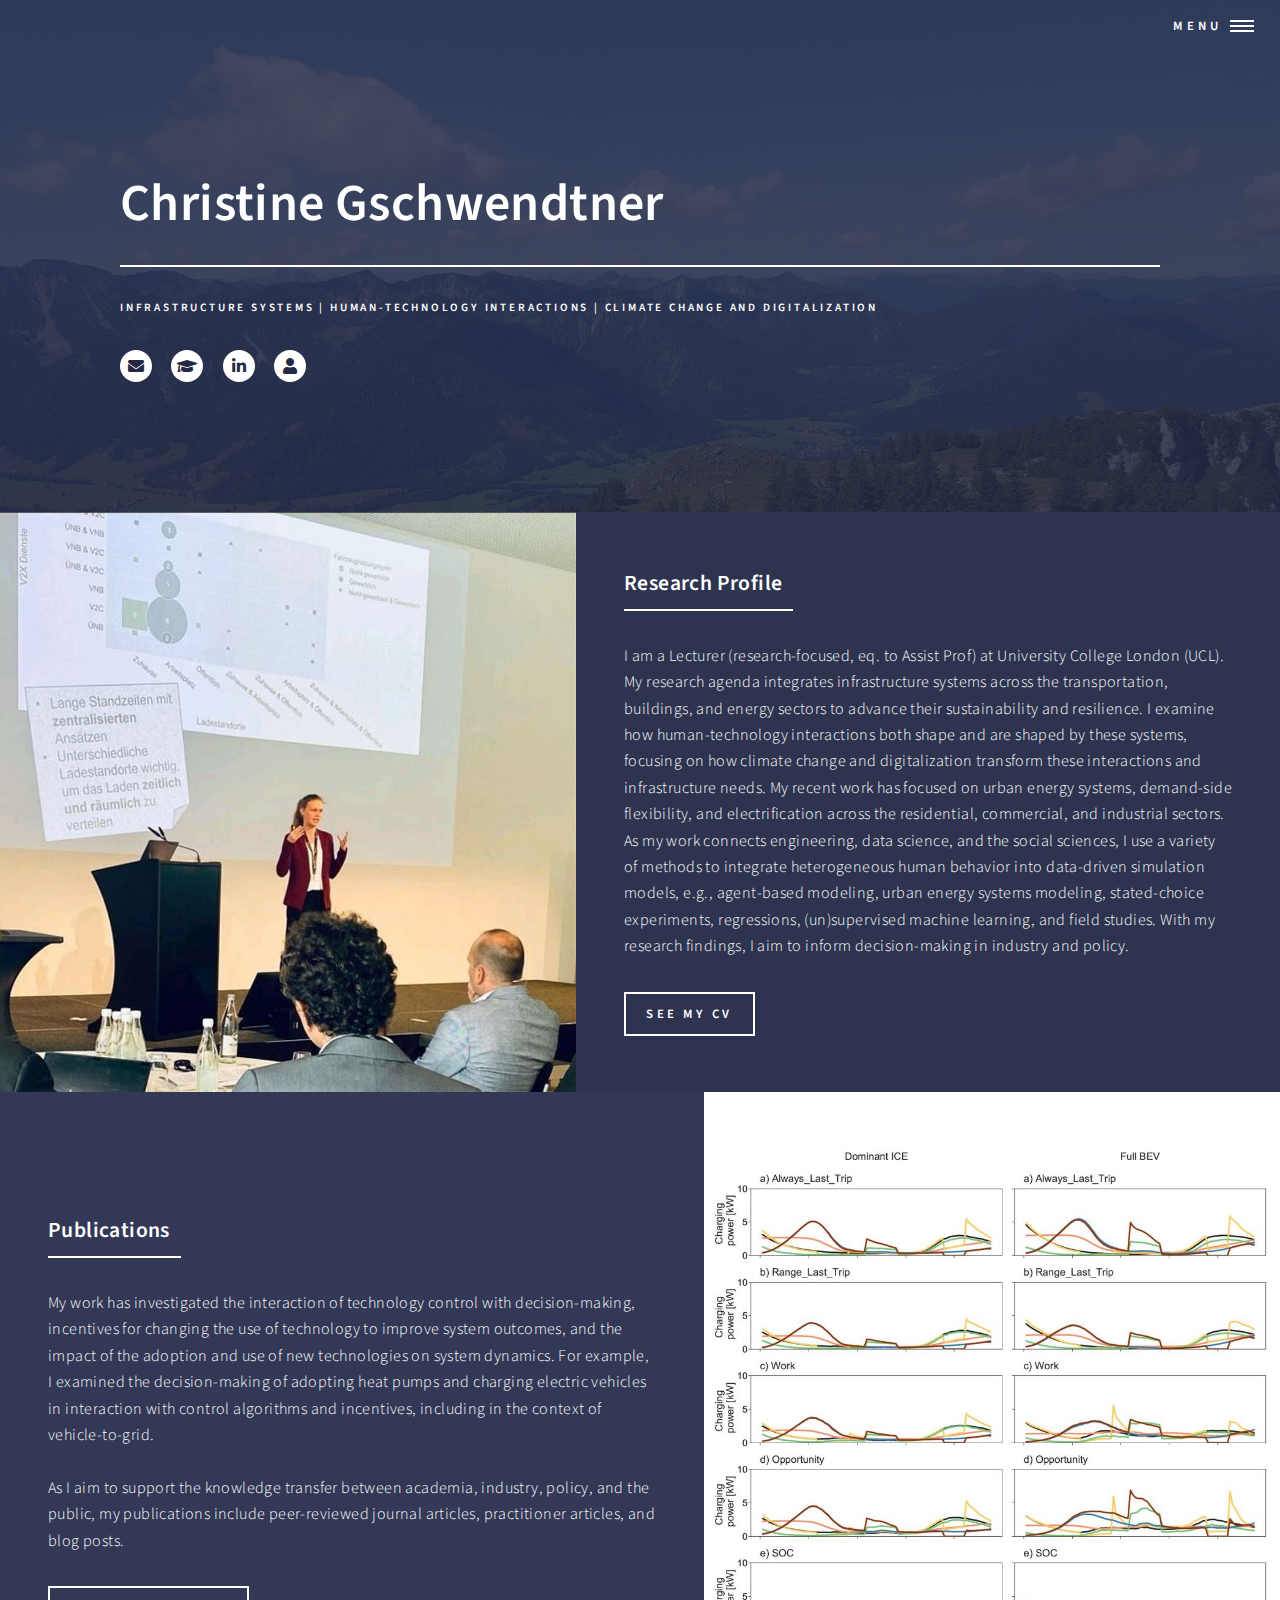
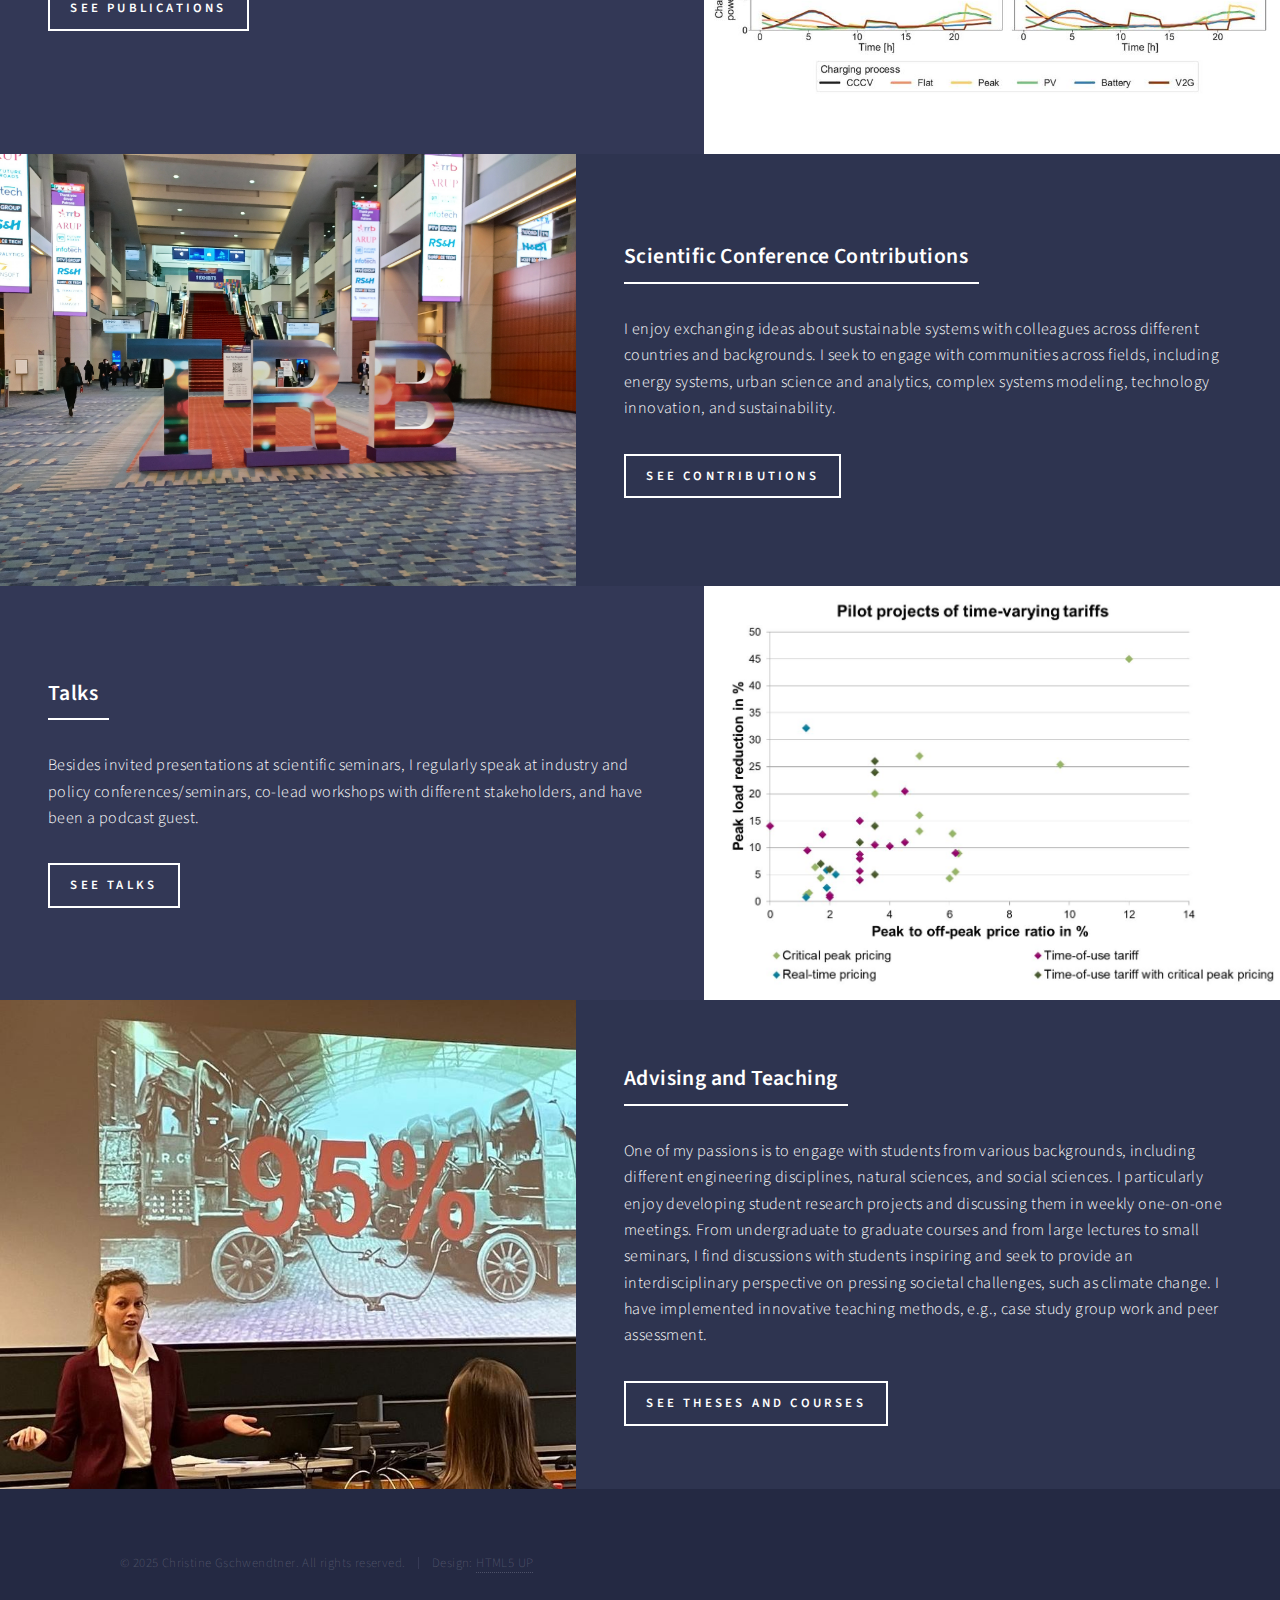
<file: index.html>
<!DOCTYPE HTML>
<!--
	Forty by HTML5 UP
	html5up.net | @ajlkn
	Free for personal and commercial use under the CCA 3.0 license (html5up.net/license)
-->
<html>
	<head>
		<meta charset="utf-8" />
		<meta name="viewport" content="width=device-width, initial-scale=1, user-scalable=no" />
		<link rel="stylesheet" href="assets/css/main.css" />
		<noscript><link rel="stylesheet" href="assets/css/noscript.css" /></noscript>
	</head>
	<body class="is-preload">

		<!-- Wrapper -->
			<div id="wrapper">

				<!-- Header -->
				<!-- Note: The "styleN" class below should match that of the banner element. -->
					<header id="header" class="alt style">
						<a href="index.html" </a>						
						<nav>
							<a href="#menu">Menu</a>
						</nav>
					</header>

				<!-- Menu -->
					<nav id="menu">
						<ul class="links">
							<li><a href="index.html">Home</a></li>
							<li><a href="AboutMe.html">CV</a></li>
							<li><a href="Pubs.html">Publications</a></li>
							<li><a href="Conf.html">Conference Contributions</a></li>
							<li><a href="Talks.html">Talks</a></li>
							<li><a href="Teaching.html">Supervision and Teaching</a></li>
						</ul>
					</nav>

				<!-- Banner -->
				<!-- Note: The "styleN" class below should match that of the header element. -->
					<section id="banner" class="style">


						<div class="inner">
							<span class="image">
								<img src="images/bg.jpg" alt="" />
							</span>
							<header class="major">
								<h1>Christine Gschwendtner</h1>
								</a>
							</header>
							<div class="content">
								<p>Infrastructure systems | Human-technology interactions | Climate change and digitalization </p>
							</div>
										<!-- Footer -->
						<div class="inner">
							<ul class="icons">
								<li><a href="mailto:c.gschwendtner@ucl.ac.uk" class="icon solid alt fa-envelope"><span class="label">Email</span></a></li>
								<li><a href="https://scholar.google.ch/citations?user=ZnsRaVwAAAAJ&hl=de&oi=ao" class="icon solid alt fa-graduation-cap"><span class="label">Google Scholar</span></a></li>
								<!--<li><a href="#" class="icon brands alt fa-facebook-f"><span class="label">Facebook</span></a></li>
								<li><a href="#" class="icon brands alt fa-instagram"><span class="label">Instagram</span></a></li>
								<li><a href="#" class="icon brands alt fa-github"><span class="label">GitHub</span></a></li>-->
								<li><a href="https://ch.linkedin.com/in/christine-gschwendtner-011282127" class="icon brands alt fa-linkedin-in"><span class="label">LinkedIn</span></a></li>
								<li><a href="https://bsky.app/profile/gschwendtner.bsky.social" class="icon solid alt fa-user"><span class="label">Bluesky</span></a></li>
							</ul>
						</div>
						
						</div>

					</section>


				<!-- Main -->
					<div id="main">

						<!-- Two -->
							<section id="two" class="spotlights">
								<section>
									<a href="AboutMe.html" class="image">
										<img src="images/Presentation1.JPG" alt="" data-position="center center" />
									</a>
									<div class="content">
										<div class="inner">
											<header class="major">
												<h3>Research Profile</h3>
											</header>
											<p> I am a Lecturer (research-focused, eq. to Assist Prof) at University College London (UCL). My research agenda integrates infrastructure systems across the transportation, buildings, and energy sectors to advance their sustainability and resilience. I examine how human-technology interactions both shape and are shaped by these systems, focusing on how climate change and digitalization transform these interactions and infrastructure needs. My recent work has focused on urban energy systems, demand-side flexibility, and electrification across the residential, commercial, and industrial sectors. As my work connects engineering, data science, and the social sciences, I use a variety of methods to integrate heterogeneous human behavior into data-driven simulation models, e.g., agent-based modeling, urban energy systems modeling, stated-choice experiments, regressions, (un)supervised machine learning, and field studies. With my research findings, I aim to inform decision-making in industry and policy.</p>
											<ul class="actions">
												<li><a href="AboutMe.html" class="button">See my CV</a></li>
											</ul>
										</div>
									</div>
								</section>
								<section>
									<a href="Pubs.html" class="image">
										<img src="images/Publications1.JPG" alt="" data-position="top center" />
									</a>
									<div class="content">
										<div class="inner">
											<header class="major">
												<h3>Publications</h3>
											</header>
											<p> My work has investigated the interaction of technology control with decision-making, incentives for changing the use of technology to improve system outcomes, and the impact of the adoption and use of new technologies on system dynamics. For example, I examined the decision-making of adopting heat pumps and charging electric vehicles in interaction with control algorithms and incentives, including in the context of vehicle-to-grid. <br> <br> As I aim to support the knowledge transfer between academia, industry, policy, and the public, my publications include peer-reviewed journal articles, practitioner articles, and blog posts.</p>
											<ul class="actions">
												<li><a href="Pubs.html" class="button">See publications</a></li>
											</ul>
										</div>
									</div>
								</section>
								<section>
									<a href="Conf.html" class="image">
										<img src="images/Conf.jpg" alt="" data-position="25% 25%" />
									</a>
									<div class="content">
										<div class="inner">
											<header class="major">
												<h3>Scientific Conference Contributions</h3>
											</header>
											<p>I enjoy exchanging ideas about sustainable systems with colleagues across different countries and backgrounds. I seek to engage with communities across fields, including energy systems, urban science and analytics, complex systems modeling, technology innovation, and sustainability.  </p>
											<ul class="actions">
												<li><a href="Conf.html" class="button">See Contributions</a></li>
											</ul>
										</div>
									</div>
								</section>
								<section>
									<a href="Talks.html" class="image">
										<img src="images/Slide.JPG" alt="" data-position="25% 25%" />
									</a>
									<div class="content">
										<div class="inner">
											<header class="major">
												<h3>Talks</h3>
											</header>
											<p>Besides invited presentations at scientific seminars, I regularly speak at industry and policy conferences/seminars, co-lead workshops with different stakeholders, and have been a podcast guest. </p>
											<ul class="actions">
												<li><a href="Talks.html" class="button">See Talks</a></li>
											</ul>
										</div>
									</div>
								</section>
								<section>
									<a href="Teaching.html" class="image">
										<img src="images/Teaching.JPG" alt="" data-position="25% 25%" />
									</a>
									<div class="content">
										<div class="inner">
											<header class="major">
												<h3>Advising and Teaching</h3>
											</header>
											<p>One of my passions is to engage with students from various backgrounds, including different engineering disciplines, natural sciences, and social sciences. I particularly enjoy developing student research projects and discussing them in weekly one-on-one meetings. From undergraduate to graduate courses and from large lectures to small seminars, I find discussions with students inspiring and seek to provide an interdisciplinary perspective on pressing societal challenges, such as climate change. I have implemented innovative teaching methods, e.g., case study group work and peer assessment.</p>
											<ul class="actions">
												<li><a href="Teaching.html" class="button">See Theses and Courses</a></li>
											</ul>
										</div>
									</div>
								</section>
							</section>

						<!-- Three -->
							<!-- <section id="three">
								<div class="inner">
									<header class="major">
										<h2>Massa libero</h2>
									</header>
									<p>Nullam et orci eu lorem consequat tincidunt vivamus et sagittis libero. Mauris aliquet magna magna sed nunc rhoncus pharetra. Pellentesque condimentum sem. In efficitur ligula tate urna. Maecenas laoreet massa vel lacinia pellentesque lorem ipsum dolor. Nullam et orci eu lorem consequat tincidunt. Vivamus et sagittis libero. Mauris aliquet magna magna sed nunc rhoncus amet pharetra et feugiat tempus.</p>
									<ul class="actions">
										<li><a href="generic.html" class="button next">Get Started</a></li>
									</ul>
								</div>
							</section>-->

					</div>

				<!-- Contact -->
				<!--	<section id="contact">
						<div class="inner">
							<section>
								<form method="post" action="#">
									<div class="fields">
										<div class="field half">
											<label for="name">Name</label>
											<input type="text" name="name" id="name" />
										</div>
										<div class="field half">
											<label for="email">Email</label>
											<input type="text" name="email" id="email" />
										</div>
										<div class="field">
											<label for="message">Message</label>
											<textarea name="message" id="message" rows="6"></textarea>
										</div>
									</div>
									<ul class="actions">
										<li><input type="submit" value="Send Message" class="primary" /></li>
										<li><input type="reset" value="Clear" /></li>
									</ul>
								</form>
							</section>
							<section class="split">
								<section>
									<div class="contact-method">
										<span class="icon solid alt fa-envelope"></span>
										<h3>Email</h3>
										<a href="#">information@untitled.tld</a>
									</div>
								</section>
								<section>
									<div class="contact-method">
										<span class="icon solid alt fa-phone"></span>
										<h3>Phone</h3>
										<span>(000) 000-0000 x12387</span>
									</div>
								</section>
								<section>
									<div class="contact-method">
										<span class="icon solid alt fa-home"></span>
										<h3>Address</h3>
										<span>1234 Somewhere Road #5432<br />
										Nashville, TN 00000<br />
										United States of America</span>
									</div>
								</section>
							</section>
						</div>
					</section>

				<!-- Footer -->
					<footer id="footer">
						<div class="inner">
							<ul class="copyright">
								<li>&copy; 2025 Christine Gschwendtner. All rights reserved. </li><li>Design: <a href="https://html5up.net">HTML5 UP</a></li>
							</ul>
						</div>
					</footer>

			</div>

		<!-- Scripts -->
			<script src="assets/js/jquery.min.js"></script>
			<script src="assets/js/jquery.scrolly.min.js"></script>
			<script src="assets/js/jquery.scrollex.min.js"></script>
			<script src="assets/js/browser.min.js"></script>
			<script src="assets/js/breakpoints.min.js"></script>
			<script src="assets/js/util.js"></script>
			<script src="assets/js/main.js"></script>

	</body>
</html>
</file>
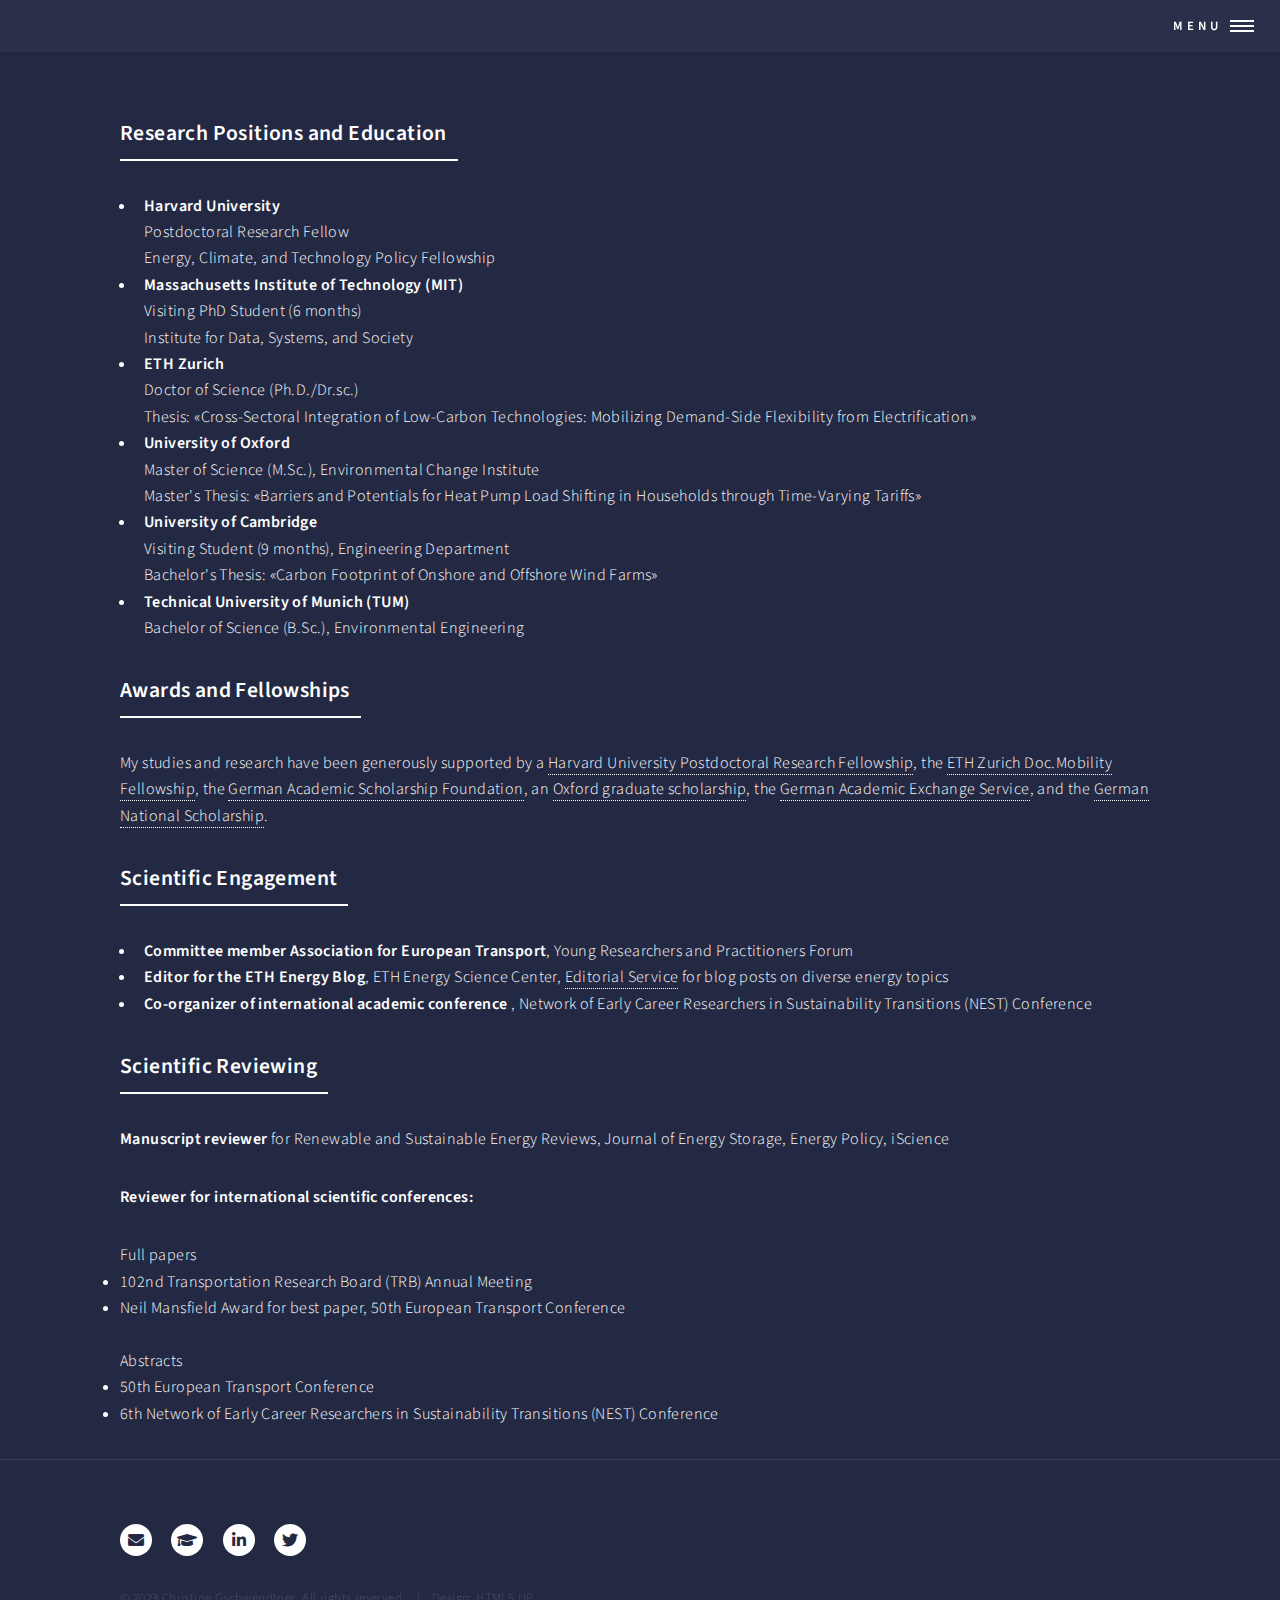
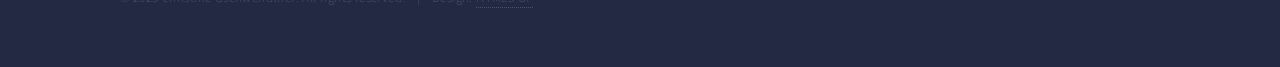
<file: AboutMe.html>
<!DOCTYPE HTML>
<!--
	Forty by HTML5 UP
	html5up.net | @ajlkn
	Free for personal and commercial use under the CCA 3.0 license (html5up.net/license)
-->
<html>
	<head>
		<meta charset="utf-8" />
		<meta name="viewport" content="width=device-width, initial-scale=1, user-scalable=no" />
		<link rel="stylesheet" href="assets/css/main.css" />
		<noscript><link rel="stylesheet" href="assets/css/noscript.css" /></noscript>
	</head>
	<body class="is-preload">

		<!-- Wrapper -->
			<div id="wrapper">

				<!-- Header -->
					<header id="header">
						<a href="index.html"</a>
						<nav>
							<a href="#menu">Menu</a>
						</nav>
					</header>

				<!-- Menu -->
					<nav id="menu">
						<ul class="links">
							<li><a href="index.html">Home</a></li>
							<li><a href="AboutMe.html">About Me</a></li>
							<li><a href="Pubs.html">Publications</a></li>
							<li><a href="Conf.html">Conference Contributions</a></li>
							<li><a href="Talks.html">Talks</a></li>
							<li><a href="Teaching.html">Supervision and Teaching</a></li>
						</ul>
					</nav>

				<!-- Main -->
					<div id="main" class="alt">

						<!-- One -->
							<section id="one">
								<div class="inner">
									<header class="major">
										<h3>Research Positions and Education</h3>
									</header>
									<ul> 
										<li><b>Harvard University</b> <br> Postdoctoral Research Fellow <br> Energy, Climate, and Technology Policy Fellowship </li>
										<li><b>Massachusetts Institute of Technology (MIT)</b> <br> Visiting PhD Student (6 months) <br> Institute for Data, Systems, and Society </li>
										<li><b>ETH Zurich</b> <br> Doctor of Science (Ph.D./Dr.sc.) <br> Thesis: &laquo;Cross-Sectoral Integration of Low-Carbon Technologies: Mobilizing Demand-Side Flexibility from Electrification&raquo;</li>
										<li><b>University of Oxford</b> <br> Master of Science (M.Sc.), Environmental Change Institute <br> Master's Thesis: &laquo;Barriers and Potentials for Heat Pump Load Shifting in Households through Time-Varying Tariffs&raquo;</li>
										<li><b>University of Cambridge</b> <br> Visiting Student (9 months), Engineering Department <br> Bachelor's Thesis: &laquo;Carbon Footprint of Onshore and Offshore Wind Farms&raquo;</li>
										<li><b>Technical University of Munich (TUM)</b> <br> Bachelor of Science (B.Sc.), Environmental Engineering </li>
									</ul>
									<header class="major">
										<h3>Awards and Fellowships</h3>
									</header>
									<p>
											My studies and research have been generously supported by a <a href="https://www.belfercenter.org/fellowship/energy-climate-and-technology-policy">Harvard University Postdoctoral Research Fellowship</a>, the <a href="https://ethz.ch/en/research/research-promotion/eth-doc-mobility.html">ETH Zurich Doc.Mobility Fellowship</a>, the <a href="https://www.studienstiftung.de/en/">German Academic Scholarship Foundation</a>, an <a href="https://www.seh.ox.ac.uk/study/postgraduate/postgraduate-scholarships">Oxford graduate scholarship</a>, the <a href="https://www.daad.de/en/">German Academic Exchange Service</a>, and the <a href="https://www.deutschlandstipendium.de/deutschlandstipendium/de/services/english/english_node.html">German National Scholarship</a>.<br>
									</p>
									<header class="major">
										<h3>Scientific Engagement</h3>
									</header>
									<ul>
										<li><b>Committee member Association for European Transport</b>, Young Researchers and Practitioners Forum</li>
										<li><b>Editor for the ETH Energy Blog</b>,  ETH Energy Science Center, <a href="https://blogs.ethz.ch/energy/about/#:~:text=The%20Energy%20Blog%20%40%20ETH%20Zurich%20aims%20to%20create%20a%20space,promising%20lever%20to%20address%20it.">Editorial Service</a> for blog posts on diverse energy topics  </li>
										<li><b>Co-organizer of international academic conference </b>, Network of Early Career Researchers in Sustainability Transitions (NEST) Conference</li>
									</ul>
									<header class="major">
										<h3>Scientific Reviewing</h3>
									</header>
									<p>
										<b> Manuscript reviewer </b> for Renewable and Sustainable Energy Reviews, Journal of Energy Storage, Energy Policy, iScience<br>
									</p>
									<p>
										<b> Reviewer for international scientific conferences: </b> 
									</p>
										Full papers
										<li>102nd Transportation Research Board (TRB) Annual Meeting </li>
										<li>Neil Mansfield Award for best paper, 50th European Transport Conference</li>
										<br> Abstracts
										<li>50th European Transport Conference</li>
										<li>6th Network of Early Career Researchers in Sustainability Transitions (NEST) Conference</li>
								</div>
							</section>

					</div>

				<!-- Contact -->
					<!--<section id="contact">
						<div class="inner">
							<section>
								<form method="post" action="#">
									<div class="fields">
										<div class="field half">
											<label for="name">Name</label>
											<input type="text" name="name" id="name" />
										</div>
										<div class="field half">
											<label for="email">Email</label>
											<input type="text" name="email" id="email" />
										</div>
										<div class="field">
											<label for="message">Message</label>
											<textarea name="message" id="message" rows="6"></textarea>
										</div>
									</div>
									<ul class="actions">
										<li><input type="submit" value="Send Message" class="primary" /></li>
										<li><input type="reset" value="Clear" /></li>
									</ul>
								</form>
							</section>
							<section class="split">
								<section>
									<div class="contact-method">
										<span class="icon solid alt fa-envelope"></span>
										<h3>Email</h3>
										<a href="#">information@untitled.tld</a>
									</div>
								</section>
								<section>
									<div class="contact-method">
										<span class="icon solid alt fa-phone"></span>
										<h3>Phone</h3>
										<span>(000) 000-0000 x12387</span>
									</div>
								</section>
								<section>
									<div class="contact-method">
										<span class="icon solid alt fa-home"></span>
										<h3>Address</h3>
										<span>1234 Somewhere Road #5432<br />
										Nashville, TN 00000<br />
										United States of America</span>
									</div>
								</section>
							</section>
						</div>
					</section>-->

				<!-- Footer -->
					<footer id="footer">
						<div class="inner">
							<ul class="icons">
								<li><a href="mailto:cgschwendtner@hks.harvard.edu" class="icon solid alt fa-envelope"><span class="label">Email</span></a></li>
								<li><a href="https://scholar.google.ch/citations?user=ZnsRaVwAAAAJ&hl=de&oi=ao" class="icon solid alt fa-graduation-cap"><span class="label">Google Scholar</span></a></li>
								<!--<li><a href="#" class="icon brands alt fa-facebook-f"><span class="label">Facebook</span></a></li>
								<li><a href="#" class="icon brands alt fa-instagram"><span class="label">Instagram</span></a></li>
								<li><a href="#" class="icon brands alt fa-github"><span class="label">GitHub</span></a></li>-->
								<li><a href="https://ch.linkedin.com/in/christine-gschwendtner-011282127" class="icon brands alt fa-linkedin-in"><span class="label">LinkedIn</span></a></li>
								<li><a href="https://twitter.com/gschwendtnerch?lang=de" class="icon brands alt fa-twitter"><span class="label">Twitter</span></a></li>
							</ul>
							<ul class="copyright">
								<li>&copy; 2023 Christine Gschwendtner. All rights reserved. </li><li>Design: <a href="https://html5up.net">HTML5 UP</a></li>
							</ul>
						</div>
					</footer>

			</div>

		<!-- Scripts -->
			<script src="assets/js/jquery.min.js"></script>
			<script src="assets/js/jquery.scrolly.min.js"></script>
			<script src="assets/js/jquery.scrollex.min.js"></script>
			<script src="assets/js/browser.min.js"></script>
			<script src="assets/js/breakpoints.min.js"></script>
			<script src="assets/js/util.js"></script>
			<script src="assets/js/main.js"></script>

	</body>
</html>
</file>
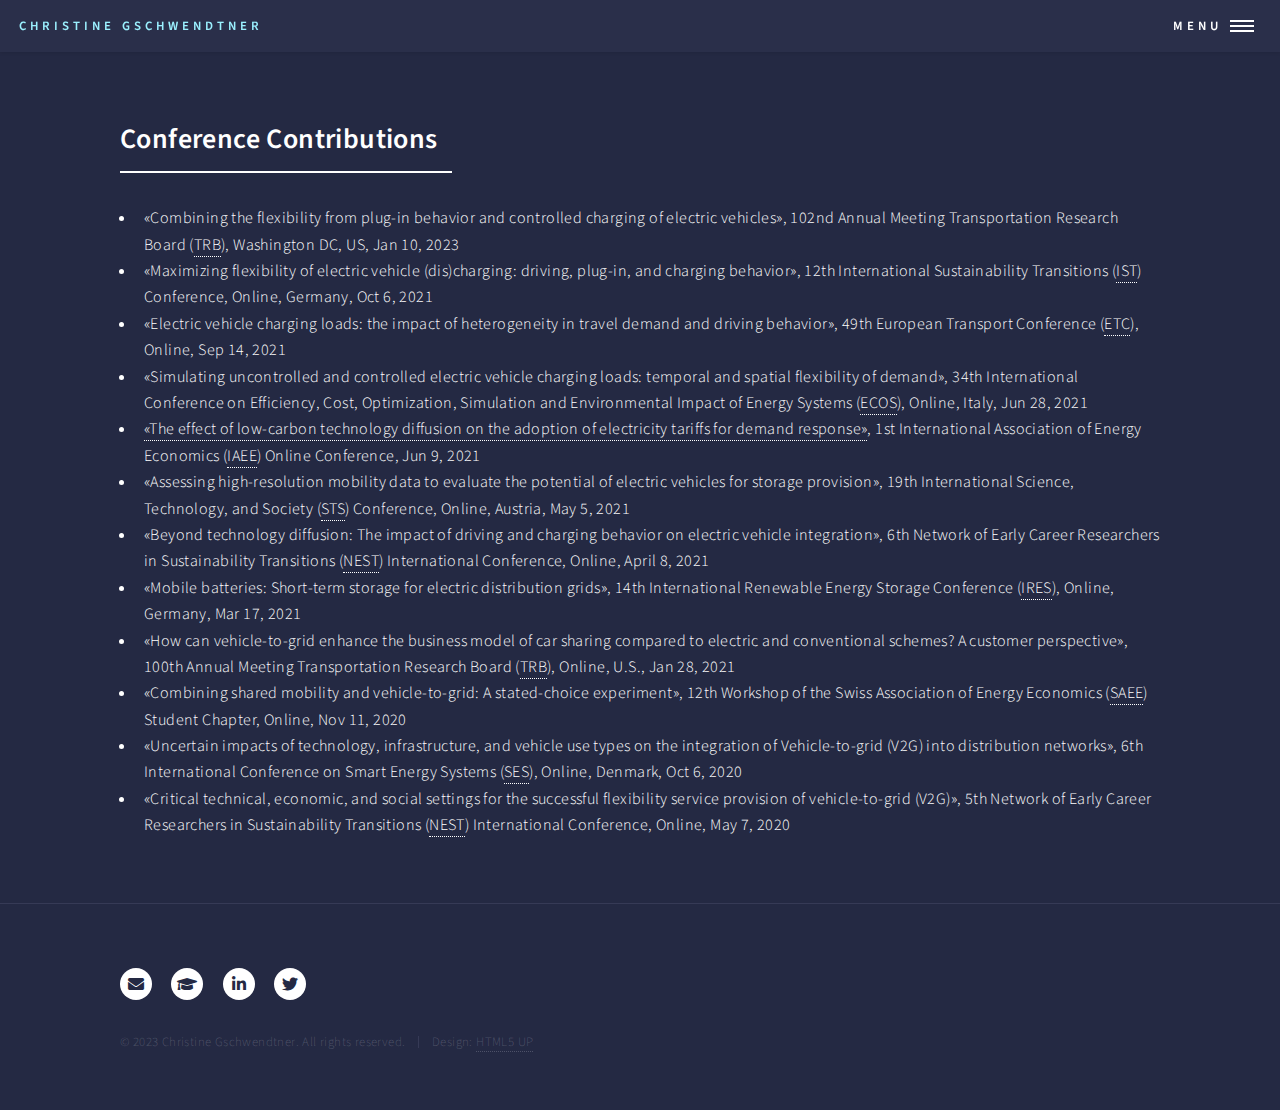
<file: Conf.html>
<!DOCTYPE HTML>
<!--
	Forty by HTML5 UP
	html5up.net | @ajlkn
	Free for personal and commercial use under the CCA 3.0 license (html5up.net/license)
-->
<html>
	<head>
		<meta charset="utf-8" />
		<meta name="viewport" content="width=device-width, initial-scale=1, user-scalable=no" />
		<link rel="stylesheet" href="assets/css/main.css" />
		<noscript><link rel="stylesheet" href="assets/css/noscript.css" /></noscript>
	</head>
	<body class="is-preload">

		<!-- Wrapper -->
			<div id="wrapper">

				<!-- Header -->
					<header id="header">
						<a href="index.html" class="logo"><span>Christine Gschwendtner</span></a>						
						<nav>
							<a href="#menu">Menu</a>
						</nav>
					</header>

				<!-- Menu -->
					<nav id="menu">
						<ul class="links">
							<li><a href="index.html">Home</a></li>
							<li><a href="AboutMe.html">CV</a></li>
							<li><a href="Pubs.html">Publications</a></li>
							<li><a href="Conf.html">Conference Contributions</a></li>
							<li><a href="Talks.html">Talks</a></li>
							<li><a href="Teaching.html">Supervision and Teaching</a></li>
						</ul>
					</nav>

				<!-- Main -->
					<div id="main" class="alt">

						<!-- One -->
							<section id="one">
								<div class="inner">
										<header class="major">
											<h2>Conference Contributions</h2>
										</header>
										<ul> 
											<li>&laquo;Combining the flexibility from plug-in behavior and controlled charging of electric vehicles&raquo;, 102nd Annual Meeting Transportation Research Board (<a href="https://www.trb.org/AnnualMeeting/AnnualMeeting.aspx">TRB</a>), Washington DC, US, Jan 10, 2023 </li>
											<li>&laquo;Maximizing flexibility of electric vehicle (dis)charging: driving, plug-in, and charging behavior&raquo;, 12th International Sustainability Transitions (<a href="https://www.ist2021-karlsruhe.de/ist2021-en/index.php">IST</a>) Conference, Online, Germany, Oct 6, 2021 </li>
											<li>&laquo;Electric vehicle charging loads: the impact of heterogeneity in travel demand and driving behavior&raquo;, 49th European Transport Conference (<a href="https://aetransport.org/">ETC</a>), Online, Sep 14, 2021 </li></span>
											<li>&laquo;Simulating uncontrolled and controlled electric vehicle charging loads: temporal and spatial flexibility of demand&raquo;, 34th International Conference on Efficiency, Cost, Optimization, Simulation and Environmental Impact of Energy Systems (<a href="https://ecos2021.org/">ECOS</a>), Online, Italy, Jun 28, 2021 </li>
											<li><a href="https://iaee2021online.org/download/contribution/presentation/1142/1142_presentation_20210610_092429.pdf">&laquo;The effect of low-carbon technology diffusion on the adoption of electricity tariffs for demand response&raquo;</a>, 1st International Association of Energy Economics (<a href="https://iaee2021online.org/">IAEE</a>) Online Conference, Jun 9, 2021</li>
											<li>&laquo;Assessing high-resolution mobility data to evaluate the potential of electric vehicles for storage provision&raquo;, 19th International Science, Technology, and Society (<a href="https://openlib.tugraz.at/download.php?id=6156af9e8ac5e&location=browse">STS</a>) Conference, Online, Austria, May 5, 2021</li>
											<li>&laquo;Beyond technology diffusion: The impact of driving and charging behavior on electric vehicle integration&raquo;, 6th Network of Early Career Researchers in Sustainability Transitions (<a href="https://transitionsnest.wordpress.com/">NEST</a>) International Conference, Online, April 8, 2021</li>
											<li>&laquo;Mobile batteries: Short-term storage for electric distribution grids&raquo;, 14th International Renewable Energy Storage Conference (<a href="https://www.eurosolar.de/en/2021/11/18/16th-international-renewable-energy-storage-conference-call-for-abstracts-2022-opened/">IRES</a>), Online, Germany, Mar 17, 2021</li>
											<li>&laquo;How can vehicle-to-grid enhance the business model of car sharing compared to electric and conventional schemes? A customer perspective&raquo;, 100th Annual Meeting Transportation Research Board (<a href="https://annualmeeting.mytrb.org/OnlineProgramArchive/Browse?ConferenceID=9&searchText=&sort=&sortAscending=True&page=0&pageSize=10&pageSize=10">TRB</a>), Online, U.S., Jan 28, 2021 </li>
											<li>&laquo;Combining shared mobility and vehicle-to-grid: A stated-choice experiment&raquo;, 12th Workshop of the Swiss Association of Energy Economics (<a href="https://saee.ch/">SAEE</a>) Student Chapter, Online, Nov 11, 2020</li>
											<li>&laquo;Uncertain impacts of technology, infrastructure, and vehicle use types on the integration of Vehicle-to-grid (V2G) into distribution networks&raquo;, 6th International Conference on Smart Energy Systems (<a href="https://reinvestproject.eu/6th-international-conference-on-smart-energy-systems/#:~:text=The%206th%20International%20Conference%20on,Electrification%2C%20Electrofuels%20and%20Energy%20Efficiency.">SES</a>), Online, Denmark, Oct 6, 2020</li>
											<li>&laquo;Critical technical, economic, and social settings for the successful flexibility service provision of vehicle-to-grid (V2G)&raquo;, 5th Network of Early Career Researchers in Sustainability Transitions (<a href="https://transitionsnest.wordpress.com/">NEST</a>) International Conference, Online, May 7, 2020</li>
        								</ul>
									</p>
								</div>
							</section>

					</div>

				<!-- Contact -->
					<!--<section id="contact">
						<div class="inner">
							<section>
								<form method="post" action="#">
									<div class="fields">
										<div class="field half">
											<label for="name">Name</label>
											<input type="text" name="name" id="name" />
										</div>
										<div class="field half">
											<label for="email">Email</label>
											<input type="text" name="email" id="email" />
										</div>
										<div class="field">
											<label for="message">Message</label>
											<textarea name="message" id="message" rows="6"></textarea>
										</div>
									</div>
									<ul class="actions">
										<li><input type="submit" value="Send Message" class="primary" /></li>
										<li><input type="reset" value="Clear" /></li>
									</ul>
								</form>
							</section>
							<section class="split">
								<section>
									<div class="contact-method">
										<span class="icon solid alt fa-envelope"></span>
										<h3>Email</h3>
										<a href="#">information@untitled.tld</a>
									</div>
								</section>
								<section>
									<div class="contact-method">
										<span class="icon solid alt fa-phone"></span>
										<h3>Phone</h3>
										<span>(000) 000-0000 x12387</span>
									</div>
								</section>
								<section>
									<div class="contact-method">
										<span class="icon solid alt fa-home"></span>
										<h3>Address</h3>
										<span>1234 Somewhere Road #5432<br />
										Nashville, TN 00000<br />
										United States of America</span>
									</div>
								</section>
							</section>
						</div>
					</section>-->

				<!-- Footer -->
					<footer id="footer">
						<div class="inner">
							<ul class="icons">
								<li><a href="mailto:cgschwendtner@hks.harvard.edu" class="icon solid alt fa-envelope"><span class="label">Email</span></a></li>
								<li><a href="https://scholar.google.ch/citations?user=ZnsRaVwAAAAJ&hl=de&oi=ao" class="icon solid alt fa-graduation-cap"><span class="label">Google Scholar</span></a></li>
								<!--<li><a href="#" class="icon brands alt fa-facebook-f"><span class="label">Facebook</span></a></li>
								<li><a href="#" class="icon brands alt fa-instagram"><span class="label">Instagram</span></a></li>
								<li><a href="#" class="icon brands alt fa-github"><span class="label">GitHub</span></a></li>-->
								<li><a href="https://ch.linkedin.com/in/christine-gschwendtner-011282127" class="icon brands alt fa-linkedin-in"><span class="label">LinkedIn</span></a></li>
								<li><a href="https://twitter.com/gschwendtnerch?lang=de" class="icon brands alt fa-twitter"><span class="label">Twitter</span></a></li>
							</ul>
							<ul class="copyright">
								<li>&copy; 2023 Christine Gschwendtner. All rights reserved. </li><li>Design: <a href="https://html5up.net">HTML5 UP</a></li>
							</ul>
						</div>
					</footer>

			</div>

		<!-- Scripts -->
			<script src="assets/js/jquery.min.js"></script>
			<script src="assets/js/jquery.scrolly.min.js"></script>
			<script src="assets/js/jquery.scrollex.min.js"></script>
			<script src="assets/js/browser.min.js"></script>
			<script src="assets/js/breakpoints.min.js"></script>
			<script src="assets/js/util.js"></script>
			<script src="assets/js/main.js"></script>

	</body>
</html>
</file>
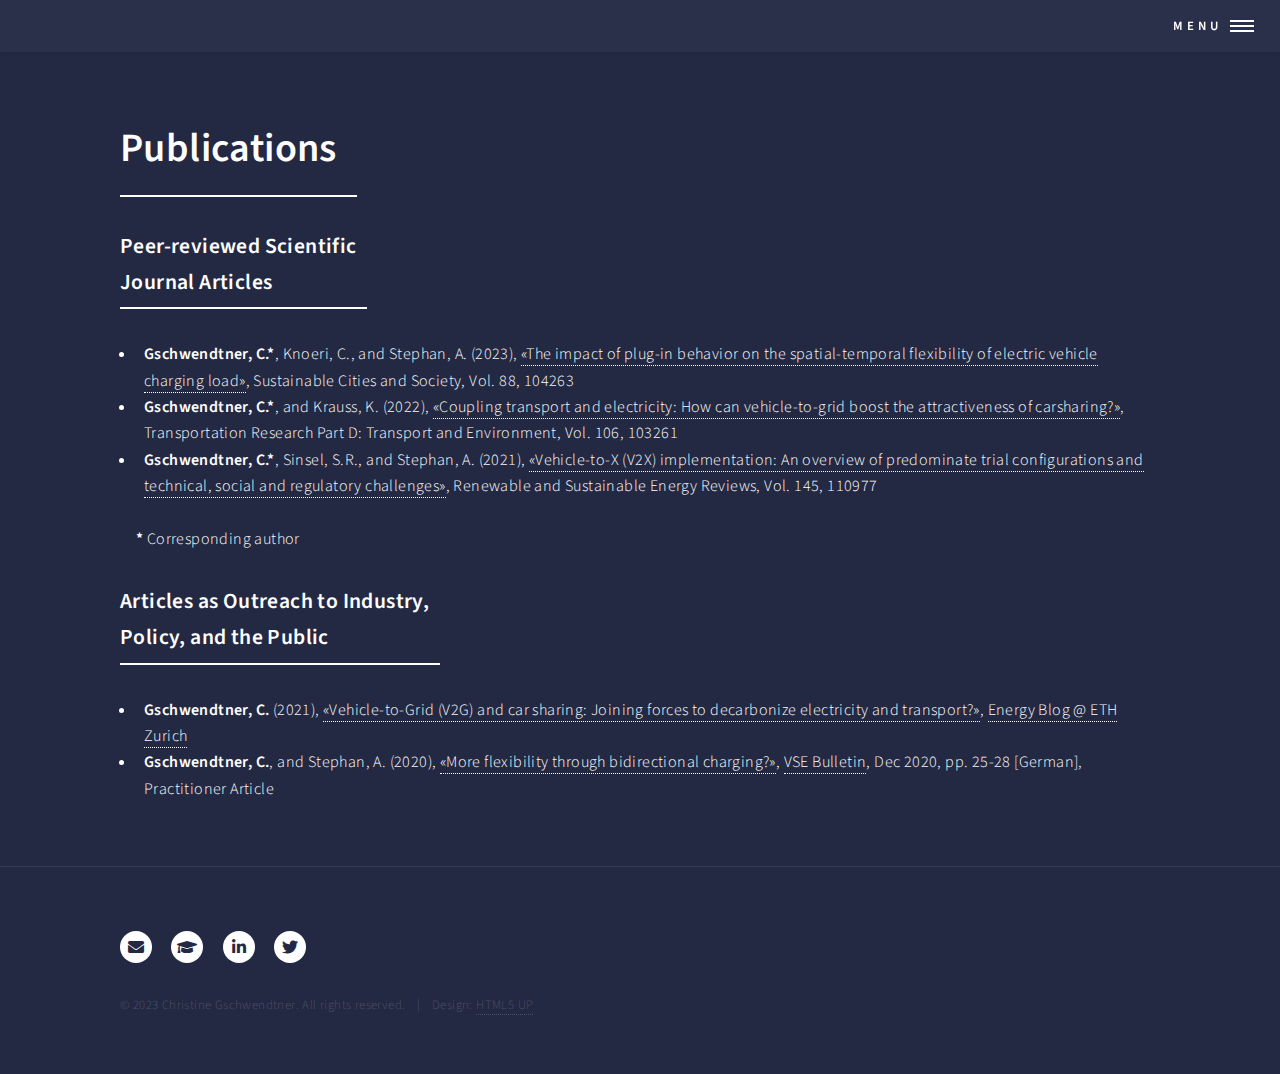
<file: Pubs.html>
<!DOCTYPE HTML>
<!--
	Forty by HTML5 UP
	html5up.net | @ajlkn
	Free for personal and commercial use under the CCA 3.0 license (html5up.net/license)
-->

<html>
	<head>
		<meta charset="utf-8" />
		<meta name="viewport" content="width=device-width, initial-scale=1, user-scalable=no" />
		<link rel="stylesheet" href="assets/css/main.css" />
		<noscript><link rel="stylesheet" href="assets/css/noscript.css" /></noscript>
	</head>

	<body class="is-preload">

		<!-- Wrapper -->
			<div id="wrapper">

				<!-- Header -->
					<header id="header">
						<a href="index.html"</a>
						<nav>
							<a href="#menu">Menu</a>
						</nav>
					</header>

				<!-- Menu -->
					<nav id="menu">
						<ul class="links">
							<li><a href="index.html">Home</a></li>
							<li><a href="AboutMe.html">Research Profile</a></li>
							<li><a href="Pubs.html">Publications</a></li>
							<li><a href="Conf.html">Conference Contributions</a></li>
							<li><a href="Talks.html">Talks</a></li>
							<li><a href="Teaching.html">Supervision and Teaching</a></li>
						</ul>
					</nav>

				<!-- Main -->
					<div id="main" class="alt">

						<!-- One -->
							<section id="one">
								<div class="inner">
									<header class="major">
										<h1>Publications</h1>
									</header>
										<header class="major">
											<h3>Peer-reviewed Scientific <br class="d-md-none"/>Journal Articles</h3>
										</header>
										<ul> 
											<li><b>Gschwendtner, C.*</b>, Knoeri, C., and Stephan, A. (2023), <a href="https://doi.org/10.1016/j.scs.2022.104263">&laquo;The impact of plug-in behavior on the spatial-temporal flexibility of electric vehicle charging load&raquo;</a>, Sustainable Cities and Society, Vol. 88, 104263 </li>
											<li><b>Gschwendtner, C.*</b>, and Krauss, K. (2022), <a href="https://doi.org/10.1016/j.trd.2022.103261">&laquo;Coupling transport and electricity: How can vehicle-to-grid boost the attractiveness of carsharing?&raquo;</a>, Transportation Research Part D: Transport and Environment, Vol. 106, 103261 </li>
											<li><b>Gschwendtner, C.*</b>, Sinsel, S.R., and Stephan, A. (2021), <a href="https://doi.org/10.1016/j.rser.2021.110977">&laquo;Vehicle-to-X (V2X) implementation: An overview of predominate trial configurations and technical, social and regulatory challenges&raquo;</a>, Renewable and Sustainable Energy Reviews, Vol. 145, 110977 </li>
											<br>
											<p> <b>*</b> Corresponding author
										</ul>
									</p>
									</header>
										<header class="major">
											<h3>Articles as Outreach to Industry, <br class="d-md-none"/>Policy, and the Public </h3>
										</header>
										<ul> 
											<li><b>Gschwendtner, C.</b> (2021), <a href="https://blogs.ethz.ch/energy/v2g-and-car-sharing-joining-forces/">&laquo;Vehicle-to-Grid (V2G) and car sharing: Joining forces to decarbonize electricity and transport?&raquo;</a>, <a href="https://blogs.ethz.ch/energy/about/">Energy Blog @ ETH Zurich</a> </li>
											<li><b>Gschwendtner, C.</b>, and Stephan, A. (2020), <a href="https://www.bulletin.ch/de/news-detail/mehr-flexibilitaet-durch-zweiwegiges-laden.html#:~:text=Besonders%20ein%20zweiwegiges%20kontrolliertes%20Laden,(V2C)%20%5B6%5D.">&laquo;More flexibility through bidirectional charging?&raquo;</a>, <a href="https://www.bulletin.ch/de/">VSE Bulletin</a>, Dec 2020, pp. 25-28 [German], Practitioner Article </li>
										</ul>
								</div>
							</section>

					</div>

				<!-- Contact -->
					<!--<section id="contact">
						<div class="inner">
							<section>
								<form method="post" action="#">
									<div class="fields">
										<div class="field half">
											<label for="name">Name</label>
											<input type="text" name="name" id="name" />
										</div>
										<div class="field half">
											<label for="email">Email</label>
											<input type="text" name="email" id="email" />
										</div>
										<div class="field">
											<label for="message">Message</label>
											<textarea name="message" id="message" rows="6"></textarea>
										</div>
									</div>
									<ul class="actions">
										<li><input type="submit" value="Send Message" class="primary" /></li>
										<li><input type="reset" value="Clear" /></li>
									</ul>
								</form>
							</section>
							<section class="split">
								<section>
									<div class="contact-method">
										<span class="icon solid alt fa-envelope"></span>
										<h3>Email</h3>
										<a href="#">information@untitled.tld</a>
									</div>
								</section>
								<section>
									<div class="contact-method">
										<span class="icon solid alt fa-phone"></span>
										<h3>Phone</h3>
										<span>(000) 000-0000 x12387</span>
									</div>
								</section>
								<section>
									<div class="contact-method">
										<span class="icon solid alt fa-home"></span>
										<h3>Address</h3>
										<span>1234 Somewhere Road #5432<br />
										Nashville, TN 00000<br />
										United States of America</span>
									</div>
								</section>
							</section>
						</div>
					</section>-->

				<!-- Footer -->
					<footer id="footer">
						<div class="inner">
							<ul class="icons">
								<li><a href="mailto:cgschwendtner@hks.harvard.edu" class="icon solid alt fa-envelope"><span class="label">Email</span></a></li>
								<li><a href="https://scholar.google.ch/citations?user=ZnsRaVwAAAAJ&hl=de&oi=ao" class="icon solid alt fa-graduation-cap"><span class="label">Google Scholar</span></a></li>
								<!--<li><a href="#" class="icon brands alt fa-facebook-f"><span class="label">Facebook</span></a></li>
								<li><a href="#" class="icon brands alt fa-instagram"><span class="label">Instagram</span></a></li>
								<li><a href="#" class="icon brands alt fa-github"><span class="label">GitHub</span></a></li>-->
								<li><a href="https://ch.linkedin.com/in/christine-gschwendtner-011282127" class="icon brands alt fa-linkedin-in"><span class="label">LinkedIn</span></a></li>
								<li><a href="https://twitter.com/gschwendtnerch?lang=de" class="icon brands alt fa-twitter"><span class="label">Twitter</span></a></li>
							</ul>
							<ul class="copyright">
								<li>&copy; 2023 Christine Gschwendtner. All rights reserved. </li><li>Design: <a href="https://html5up.net">HTML5 UP</a></li>
							</ul>
						</div>
					</footer>

			</div>

		<!-- Scripts -->
			<script src="assets/js/jquery.min.js"></script>
			<script src="assets/js/jquery.scrolly.min.js"></script>
			<script src="assets/js/jquery.scrollex.min.js"></script>
			<script src="assets/js/browser.min.js"></script>
			<script src="assets/js/breakpoints.min.js"></script>
			<script src="assets/js/util.js"></script>
			<script src="assets/js/main.js"></script>

	</body>
</html>
</file>
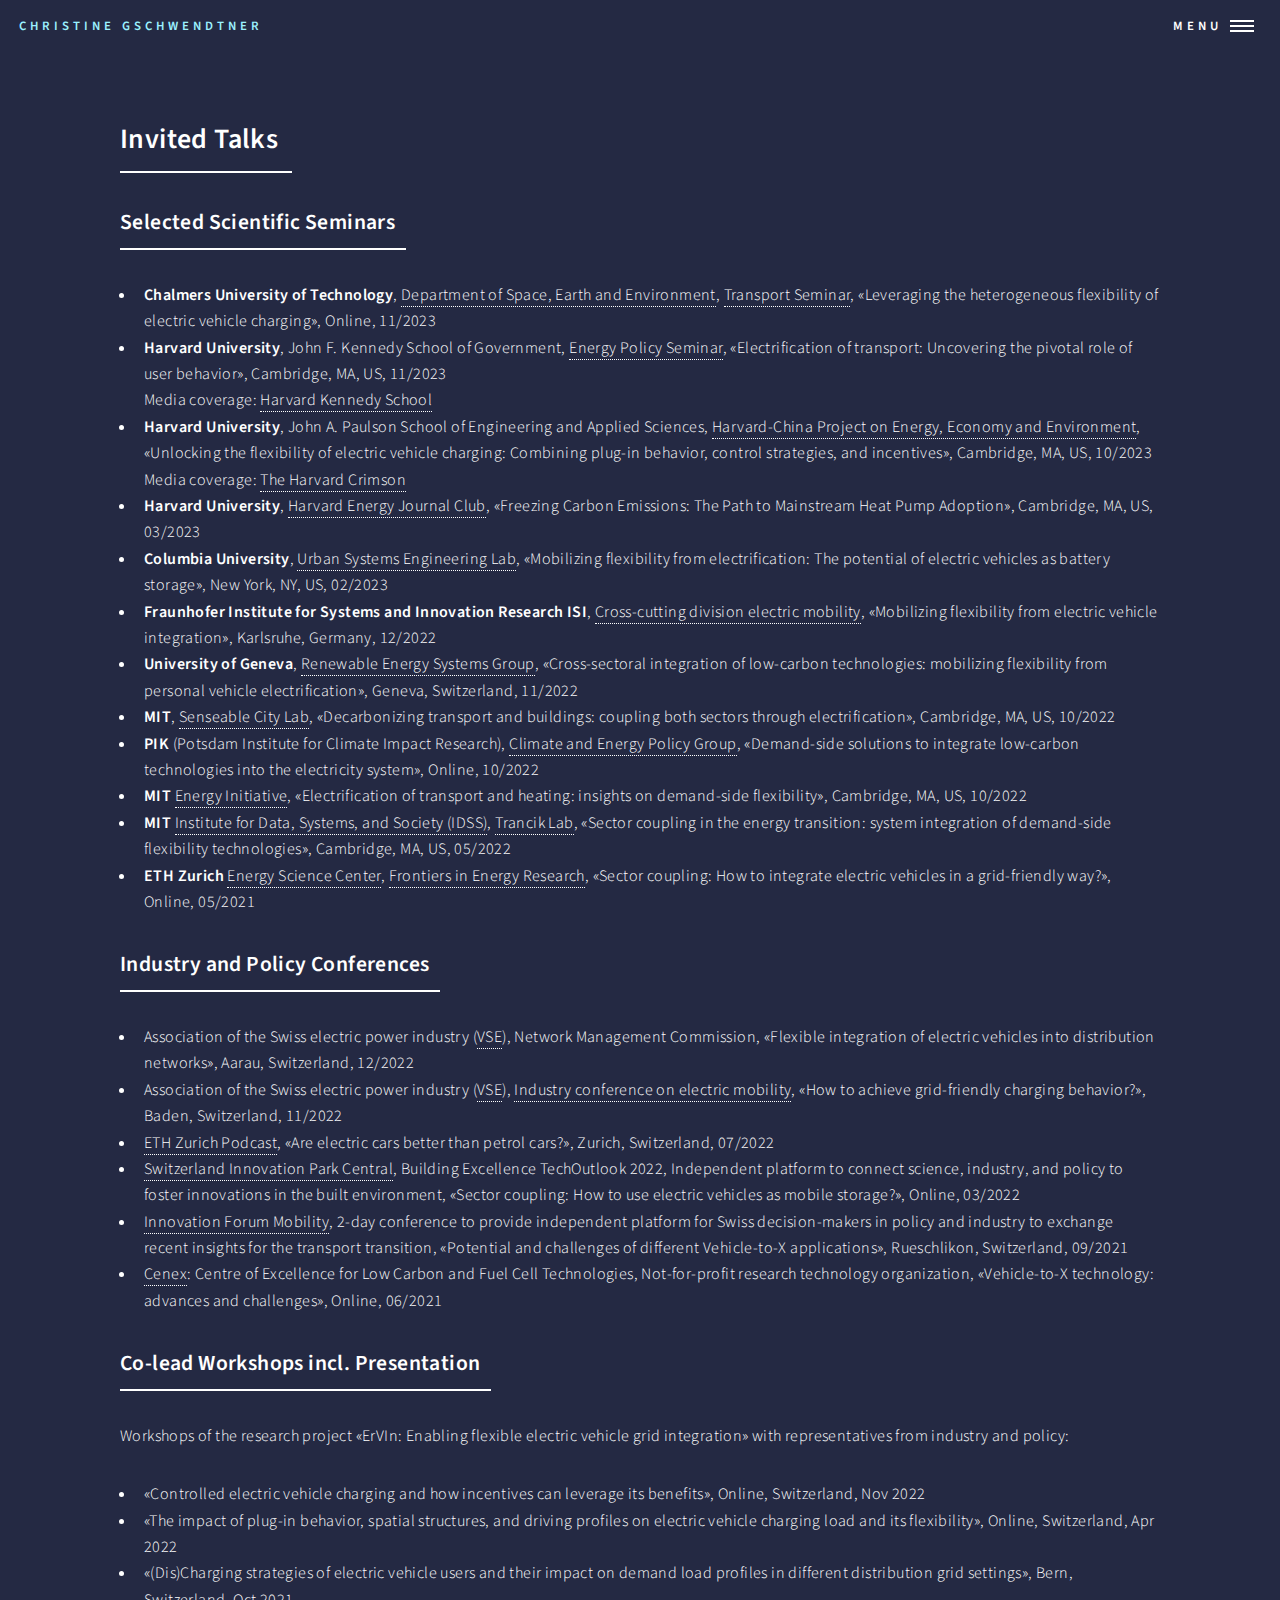
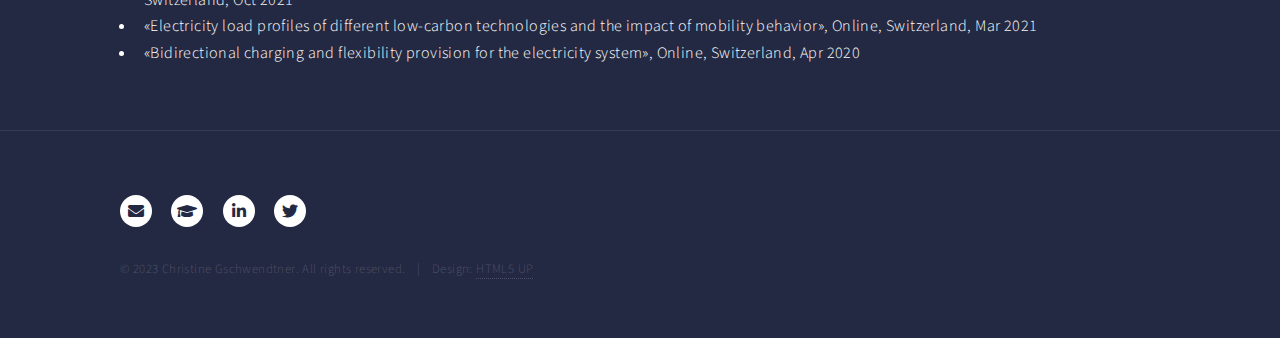
<file: Talks.html>
<!DOCTYPE HTML>
<!--
	Forty by HTML5 UP
	html5up.net | @ajlkn
	Free for personal and commercial use under the CCA 3.0 license (html5up.net/license)
-->
<html>
	<head>
		<meta charset="utf-8" />
		<meta name="viewport" content="width=device-width, initial-scale=1, user-scalable=no" />
		<link rel="stylesheet" href="assets/css/main.css" />
		<noscript><link rel="stylesheet" href="assets/css/noscript.css" /></noscript>
	</head>
	<body class="is-preload">

		<!-- Wrapper -->
			<div id="wrapper">

				<!-- Header -->
					<header id="header" class="alt">
						<a href="index.html" class="logo"><span>Christine Gschwendtner</span></a>						
						<nav>
							<a href="#menu">Menu</a>
						</nav>
					</header>

				<!-- Menu -->
					<nav id="menu">
						<ul class="links">
							<li><a href="index.html">Home</a></li>
							<li><a href="AboutMe.html">CV</a></li>
							<li><a href="Pubs.html">Publications</a></li>
							<li><a href="Conf.html">Conference Contributions</a></li>
							<li><a href="Talks.html">Talks</a></li>
							<li><a href="Teaching.html">Supervision and Teaching</a></li>
						</ul>
					</nav>

				<!-- Main -->
					<div id="main" class="alt">

						<!-- One -->
							<section id="one">
								<div class="inner">
									<header class="major">
										<h2>Invited Talks</h2>
									</header>
										<header class="major">
											<h3>Selected Scientific Seminars</h3>
										</header>
										<ul> 
											<li><b>Chalmers University of Technology</b>, <a href="https://www.chalmers.se/en/departments/see/">Department of Space, Earth and Environment</a>, <a href="https://www.chalmers.se/en/research/selected-research-areas/transport/">Transport Seminar</a>, &laquo;Leveraging the heterogeneous flexibility of electric vehicle charging&raquo;, Online, 11/2023  </li>
											<li><b>Harvard University</b>, John F. Kennedy School of Government, <a href="https://www.belfercenter.org/event-series/enrp-huce-mrcbg-salata-institute-energy-policy-seminar-series">Energy Policy Seminar</a>, &laquo;Electrification of transport: Uncovering the pivotal role of user behavior&raquo;, Cambridge, MA, US, 11/2023 <br> Media coverage: <a href="https://www.belfercenter.org/publication/event-debrief-ev-user-behavior-plays-pivotal-role-electrifying-transportation-says">Harvard Kennedy School</a> </li>
											<li><b>Harvard University</b>, John A. Paulson School of Engineering and Applied Sciences, <a href="https://chinaproject.harvard.edu/">Harvard-China Project on Energy, Economy and Environment</a>, &laquo;Unlocking the flexibility of electric vehicle charging: Combining plug-in behavior, control strategies, and incentives&raquo;, Cambridge, MA, US, 10/2023 <br> Media coverage: <a href="https://www.thecrimson.com/article/2023/10/26/china-seas-electric-vehicle/">The Harvard Crimson</a> </li>
											<li><b>Harvard University</b>, <a href="https://hejc.environment.harvard.edu/">Harvard Energy Journal Club</a>, &laquo;Freezing Carbon Emissions: The Path to Mainstream Heat Pump Adoption&raquo;, Cambridge, MA, US, 03/2023  </li>
											<li><b>Columbia University</b>, <a href="https://urbansystems.civil.columbia.edu/">Urban Systems Engineering Lab</a>, &laquo;Mobilizing flexibility from electrification: The potential of electric vehicles as battery storage&raquo;, New York, NY, US, 02/2023  </li>
											<li><b>Fraunhofer Institute for Systems and Innovation Research ISI</b>, <a href="https://www.isi.fraunhofer.de/en/themen/elektromobilitaet.html">Cross-cutting division electric mobility</a>, &laquo;Mobilizing flexibility from electric vehicle integration&raquo;, Karlsruhe, Germany, 12/2022  </li>
											<li><b>University of Geneva</b>, <a href="https://www.unige.ch/res/overview">Renewable Energy Systems Group</a>, &laquo;Cross-sectoral integration of low-carbon technologies: mobilizing flexibility from personal vehicle electrification&raquo;, Geneva, Switzerland, 11/2022  </li>
											<li><b>MIT</b>, <a href="https://senseable.mit.edu/">Senseable City Lab</a>, &laquo;Decarbonizing transport and buildings: coupling both sectors through electrification&raquo;, Cambridge, MA, US, 10/2022  </li>
											<li><b>PIK</b> (Potsdam Institute for Climate Impact Research), <a href="https://www.pik-potsdam.de/en/institute/departments/transformation-pathways/research/climate-and-energy-policy">Climate and Energy Policy Group</a>, &laquo;Demand-side solutions to integrate low-carbon technologies into the electricity system&raquo;, Online, 10/2022  </li>
											<li><b>MIT</b> <a href="https://energy.mit.edu/">Energy Initiative</a>, &laquo;Electrification of transport and heating: insights on demand-side flexibility&raquo;, Cambridge, MA, US, 10/2022  </li>
											<li><b>MIT</b> <a href="https://idss.mit.edu/">Institute for Data, Systems, and Society (IDSS)</a>, <a href="http://trancik.mit.edu/">Trancik Lab</a>, &laquo;Sector coupling in the energy transition: system integration of demand-side flexibility technologies&raquo;, Cambridge, MA, US, 05/2022  </li>
											<li><b>ETH Zurich</b> <a href="https://esc.ethz.ch/">Energy Science Center</a>, <a href="https://esc.ethz.ch/events/frontiers-in-energy-research.html">Frontiers in Energy Research</a>, &laquo;Sector coupling: How to integrate electric vehicles in a grid-friendly way?&raquo;, Online, 05/2021  </li>
										</ul>
									</header>
										<header class="major">
											<h3>Industry and Policy Conferences</h3>
										</header>
										<ul> 
											<li>Association of the Swiss electric power industry (<a href="https://www.strom.ch/de">VSE</a>), Network Management Commission, &laquo;Flexible integration of electric vehicles into distribution networks&raquo;, Aarau, Switzerland, 12/2022</li>
											<li>Association of the Swiss electric power industry (<a href="https://www.strom.ch/de">VSE</a>), <a href="https://www.strom.ch/de/elektromobilitaet">Industry conference on electric mobility</a>, &laquo;How to achieve grid-friendly charging behavior?&raquo;, Baden, Switzerland, 11/2022  </li>
											<li><a href="https://ethz.ch/de/news-und-veranstaltungen/podcast.html">ETH Zurich Podcast</a>, &laquo;Are electric cars better than petrol cars?&raquo;, Zurich, Switzerland, 07/2022  </li>
											<li><a href="https://www.switzerland-innovation.com/">Switzerland Innovation Park Central</a>, Building Excellence TechOutlook 2022, Independent platform to connect science, industry, and policy to foster innovations in the built environment, &laquo;Sector coupling: How to use electric vehicles as mobile storage?&raquo;, Online, 03/2022 </li>
											<li><a href="https://innovationsforum-mobility.ch/">Innovation Forum Mobility</a>, 2-day conference to provide independent platform for Swiss decision-makers in policy and industry to exchange recent insights for the transport transition, &laquo;Potential and challenges of different Vehicle-to-X applications&raquo;, Rueschlikon, Switzerland, 09/2021</li>
											<li><a href="https://www.cenex.co.uk/about-us/">Cenex</a>: Centre of Excellence for Low Carbon and Fuel Cell Technologies, Not-for-profit research technology organization, &laquo;Vehicle-to-X technology: advances and challenges&raquo;, Online, 06/2021</li>
										</ul>
									</header>
										<header class="major">
											<h3>Co-lead Workshops incl. Presentation</h3>
										</header>
										<p>Workshops of the research project &laquo;ErVIn: Enabling flexible electric vehicle grid integration&raquo; with representatives from industry and policy:</p>
										<ul>
											<li>&laquo;Controlled electric vehicle charging and how incentives can leverage its benefits&raquo;, Online, Switzerland, Nov 2022 </li>
											<li>&laquo;The impact of plug-in behavior, spatial structures, and driving profiles on electric vehicle charging load and its flexibility&raquo;, Online, Switzerland, Apr 2022 </li>
											<li>&laquo;(Dis)Charging strategies of electric vehicle users and their impact on demand load profiles in different distribution grid settings&raquo;, Bern, Switzerland, Oct 2021 </li>
											<li>&laquo;Electricity load profiles of different low-carbon technologies and the impact of mobility behavior&raquo;, Online, Switzerland, Mar 2021 </li>
											<li>&laquo;Bidirectional charging and flexibility provision for the electricity system&raquo;, Online, Switzerland, Apr 2020 </li>
        								</ul>
								</div>
							</section>

					</div>

				<!-- Contact -->
					<!--<section id="contact">
						<div class="inner">
							<section>
								<form method="post" action="#">
									<div class="fields">
										<div class="field half">
											<label for="name">Name</label>
											<input type="text" name="name" id="name" />
										</div>
										<div class="field half">
											<label for="email">Email</label>
											<input type="text" name="email" id="email" />
										</div>
										<div class="field">
											<label for="message">Message</label>
											<textarea name="message" id="message" rows="6"></textarea>
										</div>
									</div>
									<ul class="actions">
										<li><input type="submit" value="Send Message" class="primary" /></li>
										<li><input type="reset" value="Clear" /></li>
									</ul>
								</form>
							</section>
							<section class="split">
								<section>
									<div class="contact-method">
										<span class="icon solid alt fa-envelope"></span>
										<h3>Email</h3>
										<a href="#">information@untitled.tld</a>
									</div>
								</section>
								<section>
									<div class="contact-method">
										<span class="icon solid alt fa-phone"></span>
										<h3>Phone</h3>
										<span>(000) 000-0000 x12387</span>
									</div>
								</section>
								<section>
									<div class="contact-method">
										<span class="icon solid alt fa-home"></span>
										<h3>Address</h3>
										<span>1234 Somewhere Road #5432<br />
										Nashville, TN 00000<br />
										United States of America</span>
									</div>
								</section>
							</section>
						</div>
					</section>-->

				<!-- Footer -->
					<footer id="footer">
						<div class="inner">
							<ul class="icons">
								<li><a href="mailto:cgschwendtner@hks.harvard.edu" class="icon solid alt fa-envelope"><span class="label">Email</span></a></li>
								<li><a href="https://scholar.google.ch/citations?user=ZnsRaVwAAAAJ&hl=de&oi=ao" class="icon solid alt fa-graduation-cap"><span class="label">Google Scholar</span></a></li>
								<!--<li><a href="#" class="icon brands alt fa-facebook-f"><span class="label">Facebook</span></a></li>
								<li><a href="#" class="icon brands alt fa-instagram"><span class="label">Instagram</span></a></li>
								<li><a href="#" class="icon brands alt fa-github"><span class="label">GitHub</span></a></li>-->
								<li><a href="https://ch.linkedin.com/in/christine-gschwendtner-011282127" class="icon brands alt fa-linkedin-in"><span class="label">LinkedIn</span></a></li>
								<li><a href="https://twitter.com/gschwendtnerch?lang=de" class="icon brands alt fa-twitter"><span class="label">Twitter</span></a></li> <!--get html code from: https://fontawesome.com/search?o=r&f=brands-->
							</ul>
							<ul class="copyright">
								<li>&copy; 2023 Christine Gschwendtner. All rights reserved. </li><li>Design: <a href="https://html5up.net">HTML5 UP</a></li>
							</ul>
						</div>
					</footer>

			</div>

		<!-- Scripts -->
			<script src="assets/js/jquery.min.js"></script>
			<script src="assets/js/jquery.scrolly.min.js"></script>
			<script src="assets/js/jquery.scrollex.min.js"></script>
			<script src="assets/js/browser.min.js"></script>
			<script src="assets/js/breakpoints.min.js"></script>
			<script src="assets/js/util.js"></script>
			<script src="assets/js/main.js"></script>

	</body>
</html>
</file>
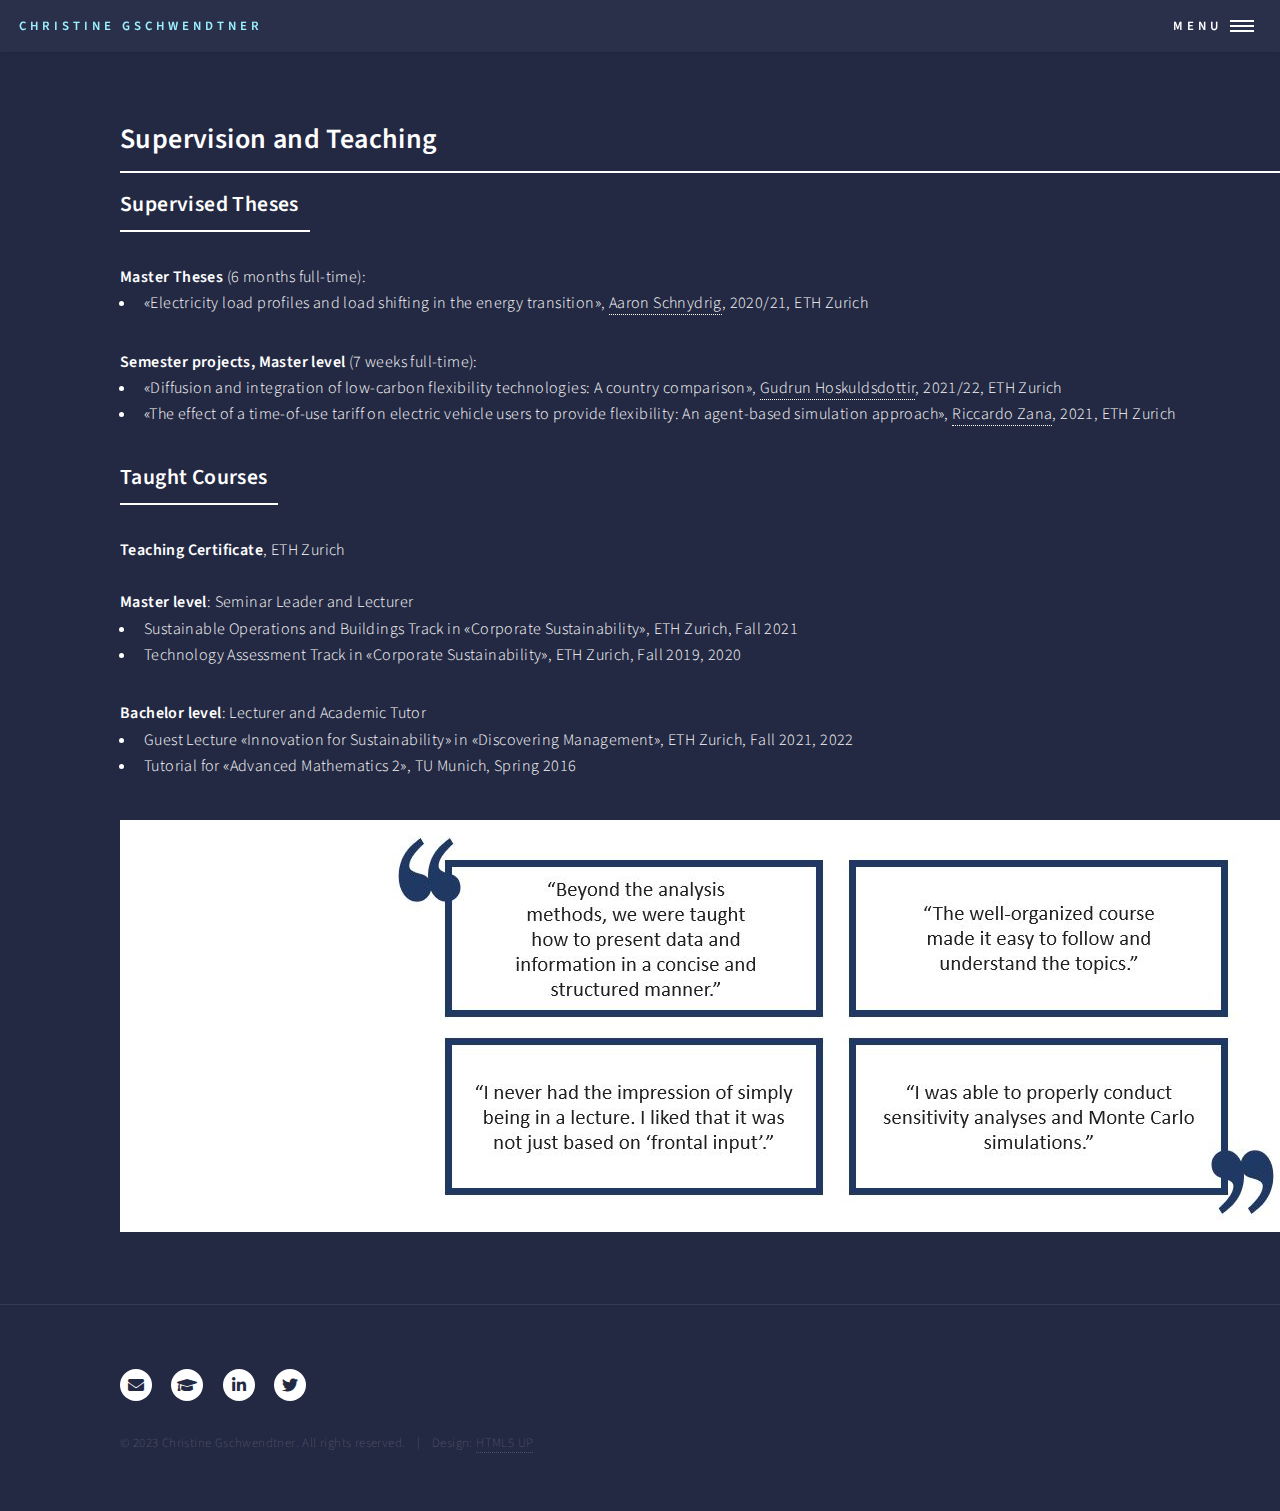
<file: Teaching.html>
<!DOCTYPE HTML>
<!--
	Forty by HTML5 UP
	html5up.net | @ajlkn
	Free for personal and commercial use under the CCA 3.0 license (html5up.net/license)
-->
<html>
	<head>
		<meta charset="utf-8" />
		<meta name="viewport" content="width=device-width, initial-scale=1, user-scalable=no" />
		<link rel="stylesheet" href="assets/css/main.css" />
		<noscript><link rel="stylesheet" href="assets/css/noscript.css" /></noscript>
	</head>
	<body class="is-preload">

		<!-- Wrapper -->
			<div id="wrapper">

				<!-- Header -->
					<header id="header">
						<a href="index.html" class="logo"><span>Christine Gschwendtner</span></a>						
						<nav>
							<a href="#menu">Menu</a>
						</nav>
					</header>

				<!-- Menu -->
					<nav id="menu">
						<ul class="links">
							<li><a href="index.html">Home</a></li>
							<li><a href="AboutMe.html">CV</a></li>
							<li><a href="Pubs.html">Publications</a></li>
							<li><a href="Conf.html">Conference Contributions</a></li>
							<li><a href="Talks.html">Talks</a></li>
							<li><a href="Teaching.html">Supervision and Teaching</a></li>
						</ul>
					</nav>

				<!-- Main -->
					<div id="main" class="alt">

						<!-- One -->
							<section id="one">
								<div class="inner">
										<header class="major">
											<h2>Supervision and Teaching</h2>
										<header class="major">
											<h3>Supervised Theses</h3>
										</header>
										<b>Master Theses</b> (6 months full-time): 
										<ul>
											<li>&laquo;Electricity load profiles and load shifting in the energy transition&raquo;, <a href="https://ch.linkedin.com/in/schnydrig/en?trk=public_profile_locale-url">Aaron Schnydrig</a>, 2020/21, ETH Zurich </li></span>
										</ul>
										<b>Semester projects, Master level</b> (7 weeks full-time): 
										<ul>
											<li>&laquo;Diffusion and integration of low-carbon flexibility technologies: A country comparison&raquo;, <a href="https://ch.linkedin.com/in/gudrun-hoskuldsdottir-8a29a61a1">Gudrun Hoskuldsdottir</a>, 2021/22, ETH Zurich </li></span>
											<li>&laquo;The effect of a time-of-use tariff on electric vehicle users to provide flexibility: An agent-based simulation approach&raquo;, <a href="https://ch.linkedin.com/in/riccardo-zana-28a19a211">Riccardo Zana</a>, 2021, ETH Zurich </li></span>
										</ul>
										<header class="major">
												<h3>Taught Courses</h3>
										</header>
										<b>Teaching Certificate</b>, ETH Zurich 
										<br><br><b>Master level</b>: Seminar Leader and Lecturer
										<ul> 
											<li>Sustainable Operations and Buildings Track in &laquo;Corporate Sustainability&raquo;, ETH Zurich, Fall 2021 </li>
											<li>Technology Assessment Track in &laquo;Corporate Sustainability&raquo;, ETH Zurich, Fall 2019, 2020</li>
										</ul>
										<b>Bachelor level</b>: Lecturer and Academic Tutor
										<ul> 
											<li>Guest Lecture &laquo;Innovation for Sustainability&raquo; in &laquo;Discovering Management&raquo;, ETH Zurich, Fall 2021, 2022 </li>
											<li>Tutorial for &laquo;Advanced Mathematics 2&raquo;, TU Munich, Spring 2016	 </li>
										</ul>
										<span class="image main"><img src="images/Quotes3.JPG" alt="" /></span>
								</div>
							</section>

					</div>

				<!-- Contact -->
					<!--<section id="contact">
						<div class="inner">
							<section>
								<form method="post" action="#">
									<div class="fields">
										<div class="field half">
											<label for="name">Name</label>
											<input type="text" name="name" id="name" />
										</div>
										<div class="field half">
											<label for="email">Email</label>
											<input type="text" name="email" id="email" />
										</div>
										<div class="field">
											<label for="message">Message</label>
											<textarea name="message" id="message" rows="6"></textarea>
										</div>
									</div>
									<ul class="actions">
										<li><input type="submit" value="Send Message" class="primary" /></li>
										<li><input type="reset" value="Clear" /></li>
									</ul>
								</form>
							</section>
							<section class="split">
								<section>
									<div class="contact-method">
										<span class="icon solid alt fa-envelope"></span>
										<h3>Email</h3>
										<a href="#">information@untitled.tld</a>
									</div>
								</section>
								<section>
									<div class="contact-method">
										<span class="icon solid alt fa-phone"></span>
										<h3>Phone</h3>
										<span>(000) 000-0000 x12387</span>
									</div>
								</section>
								<section>
									<div class="contact-method">
										<span class="icon solid alt fa-home"></span>
										<h3>Address</h3>
										<span>1234 Somewhere Road #5432<br />
										Nashville, TN 00000<br />
										United States of America</span>
									</div>
								</section>
							</section>
						</div>
					</section>-->

				<!-- Footer -->
					<footer id="footer">
						<div class="inner">
							<ul class="icons">
								<li><a href="mailto:cgschwendtner@hks.harvard.edu" class="icon solid alt fa-envelope"><span class="label">Email</span></a></li>
								<li><a href="https://scholar.google.ch/citations?user=ZnsRaVwAAAAJ&hl=de&oi=ao" class="icon solid alt fa-graduation-cap"><span class="label">Google Scholar</span></a></li>
								<!--<li><a href="#" class="icon brands alt fa-facebook-f"><span class="label">Facebook</span></a></li>
								<li><a href="#" class="icon brands alt fa-instagram"><span class="label">Instagram</span></a></li>
								<li><a href="#" class="icon brands alt fa-github"><span class="label">GitHub</span></a></li>-->
								<li><a href="https://ch.linkedin.com/in/christine-gschwendtner-011282127" class="icon brands alt fa-linkedin-in"><span class="label">LinkedIn</span></a></li>
								<li><a href="https://twitter.com/gschwendtnerch?lang=de" class="icon brands alt fa-twitter"><span class="label">Twitter</span></a></li>
							</ul>
							<ul class="copyright">
								<li>&copy; 2023 Christine Gschwendtner. All rights reserved. </li><li>Design: <a href="https://html5up.net">HTML5 UP</a></li>
							</ul>
						</div>
					</footer>

			</div>

		<!-- Scripts -->
			<script src="assets/js/jquery.min.js"></script>
			<script src="assets/js/jquery.scrolly.min.js"></script>
			<script src="assets/js/jquery.scrollex.min.js"></script>
			<script src="assets/js/browser.min.js"></script>
			<script src="assets/js/breakpoints.min.js"></script>
			<script src="assets/js/util.js"></script>
			<script src="assets/js/main.js"></script>

	</body>
</html>
</file>
<file: assets/css/noscript.css>
/*
	Forty by HTML5 UP
	html5up.net | @ajlkn
	Free for personal and commercial use under the CCA 3.0 license (html5up.net/license)
*/

/* Banner */

	body.is-preload #banner:after {
		opacity: 0.85;
	}

	body.is-preload #banner > .inner {
		-moz-filter: none;
		-webkit-filter: none;
		-ms-filter: none;
		filter: none;
		-moz-transform: none;
		-webkit-transform: none;
		-ms-transform: none;
		transform: none;
		opacity: 1;
	}
</file>
<file: assets/css/main.css>
@import url(fontawesome-all.min.css);
@import url("https://fonts.googleapis.com/css?family=Source+Sans+Pro:300,300italic,600,600italic");

/*
	Forty by HTML5 UP
	html5up.net | @ajlkn
	Free for personal and commercial use under the CCA 3.0 license (html5up.net/license)
*/

html, body, div, span, applet, object,
iframe, h1, h2, h3, h4, h5, h6, p, blockquote,
pre, a, abbr, acronym, address, big, cite,
code, del, dfn, em, img, ins, kbd, q, s, samp,
small, strike, strong, sub, sup, tt, var, b,
u, i, center, dl, dt, dd, ol, ul, li, fieldset,
form, label, legend, table, caption, tbody,
tfoot, thead, tr, th, td, article, aside,
canvas, details, embed, figure, figcaption,
footer, header, hgroup, menu, nav, output, ruby,
section, summary, time, mark, audio, video {
	margin: 0;
	padding: 0;
	border: 0;
	font-size: 100%;
	font: inherit;
	vertical-align: baseline;}

article, aside, details, figcaption, figure,
footer, header, hgroup, menu, nav, section {
	display: block;}

body {
	line-height: 1;
}

ol, ul {
	list-style: none;
}

blockquote, q {
	quotes: none;
}

	blockquote:before, blockquote:after, q:before, q:after {
		content: '';
		content: none;
	}

table {
	border-collapse: collapse;
	border-spacing: 0;
}

body {
	-webkit-text-size-adjust: none;
}

mark {
	background-color: transparent;
	color: inherit;
}

input::-moz-focus-inner {
	border: 0;
	padding: 0;
}

input, select, textarea {
	-moz-appearance: none;
	-webkit-appearance: none;
	-ms-appearance: none;
	appearance: none;
}

/* Basic */

	@-ms-viewport {
		width: device-width;
	}

	body {
		-ms-overflow-style: scrollbar;
	}

	@media screen and (max-width: 480px) {

		html, body {
			min-width: 320px;
		}

	}

	html {
		box-sizing: border-box;
	}

	*, *:before, *:after {
		box-sizing: inherit;
	}

	body {
		background: #242943;
	}

		body.is-preload *, body.is-preload *:before, body.is-preload *:after {
			-moz-animation: none !important;
			-webkit-animation: none !important;
			-ms-animation: none !important;
			animation: none !important;
			-moz-transition: none !important;
			-webkit-transition: none !important;
			-ms-transition: none !important;
			transition: none !important;
		}

/* Type */

	body, input, select, textarea {
		color: #ffffff;
		font-family: "Source Sans Pro", Helvetica, sans-serif;
		font-size: 17pt;
		font-weight: 300;
		letter-spacing: 0.025em;
		line-height: 1.65;
	}

		@media screen and (max-width: 1680px) {

			body, input, select, textarea {
				font-size: 14pt;
			}

		}

		@media screen and (max-width: 1280px) {

			body, input, select, textarea {
				font-size: 12pt;
			}

		}

		@media screen and (max-width: 360px) {

			body, input, select, textarea {
				font-size: 11pt;
			}

		}

	a {
		-moz-transition: color 0.2s ease-in-out, border-bottom-color 0.2s ease-in-out;
		-webkit-transition: color 0.2s ease-in-out, border-bottom-color 0.2s ease-in-out;
		-ms-transition: color 0.2s ease-in-out, border-bottom-color 0.2s ease-in-out;
		transition: color 0.2s ease-in-out, border-bottom-color 0.2s ease-in-out;
		border-bottom: dotted 1px;
		color: inherit;
		text-decoration: none;
	}

		a:hover {
			border-bottom-color: transparent;
			color: #9bf1ff !important;
		}

		a:active {
			color: #53e3fb !important;
		}

	strong, b {
		color: #ffffff;
		font-weight: 600;
	}

	em, i {
		font-style: italic;
	}

	p {
		margin: 0 0 2em 0;
	}

	h1, h2, h3, h4, h5, h6 {
		color: #ffffff;
		font-weight: 600;
		line-height: 1.65;
		margin: 0 0 1em 0;
	}

		h1 a, h2 a, h3 a, h4 a, h5 a, h6 a {
			color: inherit;
			border-bottom: 0;
		}

	h1 {
		font-size: 2.5em;
	}

	h2 {
		font-size: 1.75em;
	}

	h3 {
		font-size: 1.35em;
	}

	h4 {
		font-size: 1.1em;
	}

	h5 {
		font-size: 0.9em;
	}

	h6 {
		font-size: 0.7em;
	}

	@media screen and (max-width: 736px) {

		h1 {
			font-size: 2em;
		}

		h2 {
			font-size: 1.5em;
		}

		h3 {
			font-size: 1.25em;
		}

	}

	sub {
		font-size: 0.8em;
		position: relative;
		top: 0.5em;
	}

	sup {
		font-size: 0.8em;
		position: relative;
		top: -0.5em;
	}

	blockquote {
		border-left: solid 4px rgba(212, 212, 255, 0.1);
		font-style: italic;
		margin: 0 0 2em 0;
		padding: 0.5em 0 0.5em 2em;
	}

	code {
		background: rgba(212, 212, 255, 0.035);
		font-family: "Courier New", monospace;
		font-size: 0.9em;
		margin: 0 0.25em;
		padding: 0.25em 0.65em;
	}

	pre {
		-webkit-overflow-scrolling: touch;
		font-family: "Courier New", monospace;
		font-size: 0.9em;
		margin: 0 0 2em 0;
	}

		pre code {
			display: block;
			line-height: 1.75;
			padding: 1em 1.5em;
			overflow-x: auto;
		}

	hr {
		border: 0;
		border-bottom: solid 1px rgba(212, 212, 255, 0.1);
		margin: 2em 0;
	}

		hr.major {
			margin: 3em 0;
		}

	.align-left {
		text-align: left;
	}

	.align-center {
		text-align: center;
	}

	.align-right {
		text-align: right;
	}

/* Row */

	.row {
		display: flex;
		flex-wrap: wrap;
		box-sizing: border-box;
		align-items: stretch;
	}

		.row > * {
			box-sizing: border-box;
		}

		.row.gtr-uniform > * > :last-child {
			margin-bottom: 0;
		}

		.row.aln-left {
			justify-content: flex-start;
		}

		.row.aln-center {
			justify-content: center;
		}

		.row.aln-right {
			justify-content: flex-end;
		}

		.row.aln-top {
			align-items: flex-start;
		}

		.row.aln-middle {
			align-items: center;
		}

		.row.aln-bottom {
			align-items: flex-end;
		}

		.row > .imp {
			order: -1;
		}

		.row > .col-1 {
			width: 8.33333%;
		}

		.row > .off-1 {
			margin-left: 8.33333%;
		}

		.row > .col-2 {
			width: 16.66667%;
		}

		.row > .off-2 {
			margin-left: 16.66667%;
		}

		.row > .col-3 {
			width: 25%;
		}

		.row > .off-3 {
			margin-left: 25%;
		}

		.row > .col-4 {
			width: 33.33333%;
		}

		.row > .off-4 {
			margin-left: 33.33333%;
		}

		.row > .col-5 {
			width: 41.66667%;
		}

		.row > .off-5 {
			margin-left: 41.66667%;
		}

		.row > .col-6 {
			width: 50%;
		}

		.row > .off-6 {
			margin-left: 50%;
		}

		.row > .col-7 {
			width: 58.33333%;
		}

		.row > .off-7 {
			margin-left: 58.33333%;
		}

		.row > .col-8 {
			width: 66.66667%;
		}

		.row > .off-8 {
			margin-left: 66.66667%;
		}

		.row > .col-9 {
			width: 75%;
		}

		.row > .off-9 {
			margin-left: 75%;
		}

		.row > .col-10 {
			width: 83.33333%;
		}

		.row > .off-10 {
			margin-left: 83.33333%;
		}

		.row > .col-11 {
			width: 91.66667%;
		}

		.row > .off-11 {
			margin-left: 91.66667%;
		}

		.row > .col-12 {
			width: 100%;
		}

		.row > .off-12 {
			margin-left: 100%;
		}

		.row.gtr-0 {
			margin-top: 0;
			margin-left: 0em;
		}

			.row.gtr-0 > * {
				padding: 0 0 0 0em;
			}

			.row.gtr-0.gtr-uniform {
				margin-top: 0em;
			}

				.row.gtr-0.gtr-uniform > * {
					padding-top: 0em;
				}

		.row.gtr-25 {
			margin-top: 0;
			margin-left: -0.5em;
		}

			.row.gtr-25 > * {
				padding: 0 0 0 0.5em;
			}

			.row.gtr-25.gtr-uniform {
				margin-top: -0.5em;
			}

				.row.gtr-25.gtr-uniform > * {
					padding-top: 0.5em;
				}

		.row.gtr-50 {
			margin-top: 0;
			margin-left: -1em;
		}

			.row.gtr-50 > * {
				padding: 0 0 0 1em;
			}

			.row.gtr-50.gtr-uniform {
				margin-top: -1em;
			}

				.row.gtr-50.gtr-uniform > * {
					padding-top: 1em;
				}

		.row {
			margin-top: 0;
			margin-left: -2em;
		}

			.row > * {
				padding: 0 0 0 2em;
			}

			.row.gtr-uniform {
				margin-top: -2em;
			}

				.row.gtr-uniform > * {
					padding-top: 2em;
				}

		.row.gtr-150 {
			margin-top: 0;
			margin-left: -3em;
		}

			.row.gtr-150 > * {
				padding: 0 0 0 3em;
			}

			.row.gtr-150.gtr-uniform {
				margin-top: -3em;
			}

				.row.gtr-150.gtr-uniform > * {
					padding-top: 3em;
				}

		.row.gtr-200 {
			margin-top: 0;
			margin-left: -4em;
		}

			.row.gtr-200 > * {
				padding: 0 0 0 4em;
			}

			.row.gtr-200.gtr-uniform {
				margin-top: -4em;
			}

				.row.gtr-200.gtr-uniform > * {
					padding-top: 4em;
				}

		@media screen and (max-width: 1680px) {

			.row {
				display: flex;
				flex-wrap: wrap;
				box-sizing: border-box;
				align-items: stretch;
			}

				.row > * {
					box-sizing: border-box;
				}

				.row.gtr-uniform > * > :last-child {
					margin-bottom: 0;
				}

				.row.aln-left {
					justify-content: flex-start;
				}

				.row.aln-center {
					justify-content: center;
				}

				.row.aln-right {
					justify-content: flex-end;
				}

				.row.aln-top {
					align-items: flex-start;
				}

				.row.aln-middle {
					align-items: center;
				}

				.row.aln-bottom {
					align-items: flex-end;
				}

				.row > .imp-xlarge {
					order: -1;
				}

				.row > .col-1-xlarge {
					width: 8.33333%;
				}

				.row > .off-1-xlarge {
					margin-left: 8.33333%;
				}

				.row > .col-2-xlarge {
					width: 16.66667%;
				}

				.row > .off-2-xlarge {
					margin-left: 16.66667%;
				}

				.row > .col-3-xlarge {
					width: 25%;
				}

				.row > .off-3-xlarge {
					margin-left: 25%;
				}

				.row > .col-4-xlarge {
					width: 33.33333%;
				}

				.row > .off-4-xlarge {
					margin-left: 33.33333%;
				}

				.row > .col-5-xlarge {
					width: 41.66667%;
				}

				.row > .off-5-xlarge {
					margin-left: 41.66667%;
				}

				.row > .col-6-xlarge {
					width: 50%;
				}

				.row > .off-6-xlarge {
					margin-left: 50%;
				}

				.row > .col-7-xlarge {
					width: 58.33333%;
				}

				.row > .off-7-xlarge {
					margin-left: 58.33333%;
				}

				.row > .col-8-xlarge {
					width: 66.66667%;
				}

				.row > .off-8-xlarge {
					margin-left: 66.66667%;
				}

				.row > .col-9-xlarge {
					width: 75%;
				}

				.row > .off-9-xlarge {
					margin-left: 75%;
				}

				.row > .col-10-xlarge {
					width: 83.33333%;
				}

				.row > .off-10-xlarge {
					margin-left: 83.33333%;
				}

				.row > .col-11-xlarge {
					width: 91.66667%;
				}

				.row > .off-11-xlarge {
					margin-left: 91.66667%;
				}

				.row > .col-12-xlarge {
					width: 100%;
				}

				.row > .off-12-xlarge {
					margin-left: 100%;
				}

				.row.gtr-0 {
					margin-top: 0;
					margin-left: 0em;
				}

					.row.gtr-0 > * {
						padding: 0 0 0 0em;
					}

					.row.gtr-0.gtr-uniform {
						margin-top: 0em;
					}

						.row.gtr-0.gtr-uniform > * {
							padding-top: 0em;
						}

				.row.gtr-25 {
					margin-top: 0;
					margin-left: -0.5em;
				}

					.row.gtr-25 > * {
						padding: 0 0 0 0.5em;
					}

					.row.gtr-25.gtr-uniform {
						margin-top: -0.5em;
					}

						.row.gtr-25.gtr-uniform > * {
							padding-top: 0.5em;
						}

				.row.gtr-50 {
					margin-top: 0;
					margin-left: -1em;
				}

					.row.gtr-50 > * {
						padding: 0 0 0 1em;
					}

					.row.gtr-50.gtr-uniform {
						margin-top: -1em;
					}

						.row.gtr-50.gtr-uniform > * {
							padding-top: 1em;
						}

				.row {
					margin-top: 0;
					margin-left: -2em;
				}

					.row > * {
						padding: 0 0 0 2em;
					}

					.row.gtr-uniform {
						margin-top: -2em;
					}

						.row.gtr-uniform > * {
							padding-top: 2em;
						}

				.row.gtr-150 {
					margin-top: 0;
					margin-left: -3em;
				}

					.row.gtr-150 > * {
						padding: 0 0 0 3em;
					}

					.row.gtr-150.gtr-uniform {
						margin-top: -3em;
					}

						.row.gtr-150.gtr-uniform > * {
							padding-top: 3em;
						}

				.row.gtr-200 {
					margin-top: 0;
					margin-left: -4em;
				}

					.row.gtr-200 > * {
						padding: 0 0 0 4em;
					}

					.row.gtr-200.gtr-uniform {
						margin-top: -4em;
					}

						.row.gtr-200.gtr-uniform > * {
							padding-top: 4em;
						}

		}

		@media screen and (max-width: 1280px) {

			.row {
				display: flex;
				flex-wrap: wrap;
				box-sizing: border-box;
				align-items: stretch;
			}

				.row > * {
					box-sizing: border-box;
				}

				.row.gtr-uniform > * > :last-child {
					margin-bottom: 0;
				}

				.row.aln-left {
					justify-content: flex-start;
				}

				.row.aln-center {
					justify-content: center;
				}

				.row.aln-right {
					justify-content: flex-end;
				}

				.row.aln-top {
					align-items: flex-start;
				}

				.row.aln-middle {
					align-items: center;
				}

				.row.aln-bottom {
					align-items: flex-end;
				}

				.row > .imp-large {
					order: -1;
				}

				.row > .col-1-large {
					width: 8.33333%;
				}

				.row > .off-1-large {
					margin-left: 8.33333%;
				}

				.row > .col-2-large {
					width: 16.66667%;
				}

				.row > .off-2-large {
					margin-left: 16.66667%;
				}

				.row > .col-3-large {
					width: 25%;
				}

				.row > .off-3-large {
					margin-left: 25%;
				}

				.row > .col-4-large {
					width: 33.33333%;
				}

				.row > .off-4-large {
					margin-left: 33.33333%;
				}

				.row > .col-5-large {
					width: 41.66667%;
				}

				.row > .off-5-large {
					margin-left: 41.66667%;
				}

				.row > .col-6-large {
					width: 50%;
				}

				.row > .off-6-large {
					margin-left: 50%;
				}

				.row > .col-7-large {
					width: 58.33333%;
				}

				.row > .off-7-large {
					margin-left: 58.33333%;
				}

				.row > .col-8-large {
					width: 66.66667%;
				}

				.row > .off-8-large {
					margin-left: 66.66667%;
				}

				.row > .col-9-large {
					width: 75%;
				}

				.row > .off-9-large {
					margin-left: 75%;
				}

				.row > .col-10-large {
					width: 83.33333%;
				}

				.row > .off-10-large {
					margin-left: 83.33333%;
				}

				.row > .col-11-large {
					width: 91.66667%;
				}

				.row > .off-11-large {
					margin-left: 91.66667%;
				}

				.row > .col-12-large {
					width: 100%;
				}

				.row > .off-12-large {
					margin-left: 100%;
				}

				.row.gtr-0 {
					margin-top: 0;
					margin-left: 0em;
				}

					.row.gtr-0 > * {
						padding: 0 0 0 0em;
					}

					.row.gtr-0.gtr-uniform {
						margin-top: 0em;
					}

						.row.gtr-0.gtr-uniform > * {
							padding-top: 0em;
						}

				.row.gtr-25 {
					margin-top: 0;
					margin-left: -0.375em;
				}

					.row.gtr-25 > * {
						padding: 0 0 0 0.375em;
					}

					.row.gtr-25.gtr-uniform {
						margin-top: -0.375em;
					}

						.row.gtr-25.gtr-uniform > * {
							padding-top: 0.375em;
						}

				.row.gtr-50 {
					margin-top: 0;
					margin-left: -0.75em;
				}

					.row.gtr-50 > * {
						padding: 0 0 0 0.75em;
					}

					.row.gtr-50.gtr-uniform {
						margin-top: -0.75em;
					}

						.row.gtr-50.gtr-uniform > * {
							padding-top: 0.75em;
						}

				.row {
					margin-top: 0;
					margin-left: -1.5em;
				}

					.row > * {
						padding: 0 0 0 1.5em;
					}

					.row.gtr-uniform {
						margin-top: -1.5em;
					}

						.row.gtr-uniform > * {
							padding-top: 1.5em;
						}

				.row.gtr-150 {
					margin-top: 0;
					margin-left: -2.25em;
				}

					.row.gtr-150 > * {
						padding: 0 0 0 2.25em;
					}

					.row.gtr-150.gtr-uniform {
						margin-top: -2.25em;
					}

						.row.gtr-150.gtr-uniform > * {
							padding-top: 2.25em;
						}

				.row.gtr-200 {
					margin-top: 0;
					margin-left: -3em;
				}

					.row.gtr-200 > * {
						padding: 0 0 0 3em;
					}

					.row.gtr-200.gtr-uniform {
						margin-top: -3em;
					}

						.row.gtr-200.gtr-uniform > * {
							padding-top: 3em;
						}

		}

		@media screen and (max-width: 980px) {

			.row {
				display: flex;
				flex-wrap: wrap;
				box-sizing: border-box;
				align-items: stretch;
			}

				.row > * {
					box-sizing: border-box;
				}

				.row.gtr-uniform > * > :last-child {
					margin-bottom: 0;
				}

				.row.aln-left {
					justify-content: flex-start;
				}

				.row.aln-center {
					justify-content: center;
				}

				.row.aln-right {
					justify-content: flex-end;
				}

				.row.aln-top {
					align-items: flex-start;
				}

				.row.aln-middle {
					align-items: center;
				}

				.row.aln-bottom {
					align-items: flex-end;
				}

				.row > .imp-medium {
					order: -1;
				}

				.row > .col-1-medium {
					width: 8.33333%;
				}

				.row > .off-1-medium {
					margin-left: 8.33333%;
				}

				.row > .col-2-medium {
					width: 16.66667%;
				}

				.row > .off-2-medium {
					margin-left: 16.66667%;
				}

				.row > .col-3-medium {
					width: 25%;
				}

				.row > .off-3-medium {
					margin-left: 25%;
				}

				.row > .col-4-medium {
					width: 33.33333%;
				}

				.row > .off-4-medium {
					margin-left: 33.33333%;
				}

				.row > .col-5-medium {
					width: 41.66667%;
				}

				.row > .off-5-medium {
					margin-left: 41.66667%;
				}

				.row > .col-6-medium {
					width: 50%;
				}

				.row > .off-6-medium {
					margin-left: 50%;
				}

				.row > .col-7-medium {
					width: 58.33333%;
				}

				.row > .off-7-medium {
					margin-left: 58.33333%;
				}

				.row > .col-8-medium {
					width: 66.66667%;
				}

				.row > .off-8-medium {
					margin-left: 66.66667%;
				}

				.row > .col-9-medium {
					width: 75%;
				}

				.row > .off-9-medium {
					margin-left: 75%;
				}

				.row > .col-10-medium {
					width: 83.33333%;
				}

				.row > .off-10-medium {
					margin-left: 83.33333%;
				}

				.row > .col-11-medium {
					width: 91.66667%;
				}

				.row > .off-11-medium {
					margin-left: 91.66667%;
				}

				.row > .col-12-medium {
					width: 100%;
				}

				.row > .off-12-medium {
					margin-left: 100%;
				}

				.row.gtr-0 {
					margin-top: 0;
					margin-left: 0em;
				}

					.row.gtr-0 > * {
						padding: 0 0 0 0em;
					}

					.row.gtr-0.gtr-uniform {
						margin-top: 0em;
					}

						.row.gtr-0.gtr-uniform > * {
							padding-top: 0em;
						}

				.row.gtr-25 {
					margin-top: 0;
					margin-left: -0.375em;
				}

					.row.gtr-25 > * {
						padding: 0 0 0 0.375em;
					}

					.row.gtr-25.gtr-uniform {
						margin-top: -0.375em;
					}

						.row.gtr-25.gtr-uniform > * {
							padding-top: 0.375em;
						}

				.row.gtr-50 {
					margin-top: 0;
					margin-left: -0.75em;
				}

					.row.gtr-50 > * {
						padding: 0 0 0 0.75em;
					}

					.row.gtr-50.gtr-uniform {
						margin-top: -0.75em;
					}

						.row.gtr-50.gtr-uniform > * {
							padding-top: 0.75em;
						}

				.row {
					margin-top: 0;
					margin-left: -1.5em;
				}

					.row > * {
						padding: 0 0 0 1.5em;
					}

					.row.gtr-uniform {
						margin-top: -1.5em;
					}

						.row.gtr-uniform > * {
							padding-top: 1.5em;
						}

				.row.gtr-150 {
					margin-top: 0;
					margin-left: -2.25em;
				}

					.row.gtr-150 > * {
						padding: 0 0 0 2.25em;
					}

					.row.gtr-150.gtr-uniform {
						margin-top: -2.25em;
					}

						.row.gtr-150.gtr-uniform > * {
							padding-top: 2.25em;
						}

				.row.gtr-200 {
					margin-top: 0;
					margin-left: -3em;
				}

					.row.gtr-200 > * {
						padding: 0 0 0 3em;
					}

					.row.gtr-200.gtr-uniform {
						margin-top: -3em;
					}

						.row.gtr-200.gtr-uniform > * {
							padding-top: 3em;
						}

		}

		@media screen and (max-width: 736px) {

			.row {
				display: flex;
				flex-wrap: wrap;
				box-sizing: border-box;
				align-items: stretch;
			}

				.row > * {
					box-sizing: border-box;
				}

				.row.gtr-uniform > * > :last-child {
					margin-bottom: 0;
				}

				.row.aln-left {
					justify-content: flex-start;
				}

				.row.aln-center {
					justify-content: center;
				}

				.row.aln-right {
					justify-content: flex-end;
				}

				.row.aln-top {
					align-items: flex-start;
				}

				.row.aln-middle {
					align-items: center;
				}

				.row.aln-bottom {
					align-items: flex-end;
				}

				.row > .imp-small {
					order: -1;
				}

				.row > .col-1-small {
					width: 8.33333%;
				}

				.row > .off-1-small {
					margin-left: 8.33333%;
				}

				.row > .col-2-small {
					width: 16.66667%;
				}

				.row > .off-2-small {
					margin-left: 16.66667%;
				}

				.row > .col-3-small {
					width: 25%;
				}

				.row > .off-3-small {
					margin-left: 25%;
				}

				.row > .col-4-small {
					width: 33.33333%;
				}

				.row > .off-4-small {
					margin-left: 33.33333%;
				}

				.row > .col-5-small {
					width: 41.66667%;
				}

				.row > .off-5-small {
					margin-left: 41.66667%;
				}

				.row > .col-6-small {
					width: 50%;
				}

				.row > .off-6-small {
					margin-left: 50%;
				}

				.row > .col-7-small {
					width: 58.33333%;
				}

				.row > .off-7-small {
					margin-left: 58.33333%;
				}

				.row > .col-8-small {
					width: 66.66667%;
				}

				.row > .off-8-small {
					margin-left: 66.66667%;
				}

				.row > .col-9-small {
					width: 75%;
				}

				.row > .off-9-small {
					margin-left: 75%;
				}

				.row > .col-10-small {
					width: 83.33333%;
				}

				.row > .off-10-small {
					margin-left: 83.33333%;
				}

				.row > .col-11-small {
					width: 91.66667%;
				}

				.row > .off-11-small {
					margin-left: 91.66667%;
				}

				.row > .col-12-small {
					width: 100%;
				}

				.row > .off-12-small {
					margin-left: 100%;
				}

				.row.gtr-0 {
					margin-top: 0;
					margin-left: 0em;
				}

					.row.gtr-0 > * {
						padding: 0 0 0 0em;
					}

					.row.gtr-0.gtr-uniform {
						margin-top: 0em;
					}

						.row.gtr-0.gtr-uniform > * {
							padding-top: 0em;
						}

				.row.gtr-25 {
					margin-top: 0;
					margin-left: -0.3125em;
				}

					.row.gtr-25 > * {
						padding: 0 0 0 0.3125em;
					}

					.row.gtr-25.gtr-uniform {
						margin-top: -0.3125em;
					}

						.row.gtr-25.gtr-uniform > * {
							padding-top: 0.3125em;
						}

				.row.gtr-50 {
					margin-top: 0;
					margin-left: -0.625em;
				}

					.row.gtr-50 > * {
						padding: 0 0 0 0.625em;
					}

					.row.gtr-50.gtr-uniform {
						margin-top: -0.625em;
					}

						.row.gtr-50.gtr-uniform > * {
							padding-top: 0.625em;
						}

				.row {
					margin-top: 0;
					margin-left: -1.25em;
				}

					.row > * {
						padding: 0 0 0 1.25em;
					}

					.row.gtr-uniform {
						margin-top: -1.25em;
					}

						.row.gtr-uniform > * {
							padding-top: 1.25em;
						}

				.row.gtr-150 {
					margin-top: 0;
					margin-left: -1.875em;
				}

					.row.gtr-150 > * {
						padding: 0 0 0 1.875em;
					}

					.row.gtr-150.gtr-uniform {
						margin-top: -1.875em;
					}

						.row.gtr-150.gtr-uniform > * {
							padding-top: 1.875em;
						}

				.row.gtr-200 {
					margin-top: 0;
					margin-left: -2.5em;
				}

					.row.gtr-200 > * {
						padding: 0 0 0 2.5em;
					}

					.row.gtr-200.gtr-uniform {
						margin-top: -2.5em;
					}

						.row.gtr-200.gtr-uniform > * {
							padding-top: 2.5em;
						}

		}

		@media screen and (max-width: 480px) {

			.row {
				display: flex;
				flex-wrap: wrap;
				box-sizing: border-box;
				align-items: stretch;
			}

				.row > * {
					box-sizing: border-box;
				}

				.row.gtr-uniform > * > :last-child {
					margin-bottom: 0;
				}

				.row.aln-left {
					justify-content: flex-start;
				}

				.row.aln-center {
					justify-content: center;
				}

				.row.aln-right {
					justify-content: flex-end;
				}

				.row.aln-top {
					align-items: flex-start;
				}

				.row.aln-middle {
					align-items: center;
				}

				.row.aln-bottom {
					align-items: flex-end;
				}

				.row > .imp-xsmall {
					order: -1;
				}

				.row > .col-1-xsmall {
					width: 8.33333%;
				}

				.row > .off-1-xsmall {
					margin-left: 8.33333%;
				}

				.row > .col-2-xsmall {
					width: 16.66667%;
				}

				.row > .off-2-xsmall {
					margin-left: 16.66667%;
				}

				.row > .col-3-xsmall {
					width: 25%;
				}

				.row > .off-3-xsmall {
					margin-left: 25%;
				}

				.row > .col-4-xsmall {
					width: 33.33333%;
				}

				.row > .off-4-xsmall {
					margin-left: 33.33333%;
				}

				.row > .col-5-xsmall {
					width: 41.66667%;
				}

				.row > .off-5-xsmall {
					margin-left: 41.66667%;
				}

				.row > .col-6-xsmall {
					width: 50%;
				}

				.row > .off-6-xsmall {
					margin-left: 50%;
				}

				.row > .col-7-xsmall {
					width: 58.33333%;
				}

				.row > .off-7-xsmall {
					margin-left: 58.33333%;
				}

				.row > .col-8-xsmall {
					width: 66.66667%;
				}

				.row > .off-8-xsmall {
					margin-left: 66.66667%;
				}

				.row > .col-9-xsmall {
					width: 75%;
				}

				.row > .off-9-xsmall {
					margin-left: 75%;
				}

				.row > .col-10-xsmall {
					width: 83.33333%;
				}

				.row > .off-10-xsmall {
					margin-left: 83.33333%;
				}

				.row > .col-11-xsmall {
					width: 91.66667%;
				}

				.row > .off-11-xsmall {
					margin-left: 91.66667%;
				}

				.row > .col-12-xsmall {
					width: 100%;
				}

				.row > .off-12-xsmall {
					margin-left: 100%;
				}

				.row.gtr-0 {
					margin-top: 0;
					margin-left: 0em;
				}

					.row.gtr-0 > * {
						padding: 0 0 0 0em;
					}

					.row.gtr-0.gtr-uniform {
						margin-top: 0em;
					}

						.row.gtr-0.gtr-uniform > * {
							padding-top: 0em;
						}

				.row.gtr-25 {
					margin-top: 0;
					margin-left: -0.3125em;
				}

					.row.gtr-25 > * {
						padding: 0 0 0 0.3125em;
					}

					.row.gtr-25.gtr-uniform {
						margin-top: -0.3125em;
					}

						.row.gtr-25.gtr-uniform > * {
							padding-top: 0.3125em;
						}

				.row.gtr-50 {
					margin-top: 0;
					margin-left: -0.625em;
				}

					.row.gtr-50 > * {
						padding: 0 0 0 0.625em;
					}

					.row.gtr-50.gtr-uniform {
						margin-top: -0.625em;
					}

						.row.gtr-50.gtr-uniform > * {
							padding-top: 0.625em;
						}

				.row {
					margin-top: 0;
					margin-left: -1.25em;
				}

					.row > * {
						padding: 0 0 0 1.25em;
					}

					.row.gtr-uniform {
						margin-top: -1.25em;
					}

						.row.gtr-uniform > * {
							padding-top: 1.25em;
						}

				.row.gtr-150 {
					margin-top: 0;
					margin-left: -1.875em;
				}

					.row.gtr-150 > * {
						padding: 0 0 0 1.875em;
					}

					.row.gtr-150.gtr-uniform {
						margin-top: -1.875em;
					}

						.row.gtr-150.gtr-uniform > * {
							padding-top: 1.875em;
						}

				.row.gtr-200 {
					margin-top: 0;
					margin-left: -2.5em;
				}

					.row.gtr-200 > * {
						padding: 0 0 0 2.5em;
					}

					.row.gtr-200.gtr-uniform {
						margin-top: -2.5em;
					}

						.row.gtr-200.gtr-uniform > * {
							padding-top: 2.5em;
						}

		}

/* Section/Article */

	section.special, article.special {
		text-align: center;
	}

	header.major {
		width: -moz-max-content;
		width: -webkit-max-content;
		width: -ms-max-content;
		width: max-content;
		margin-bottom: 2em;
	}

		header.major > :first-child {
			margin-bottom: 0;
			width: calc(100% + 0.5em);
		}

			header.major > :first-child:after {
				content: '';
				background-color: #ffffff;
				display: block;
				height: 2px;
				margin: 0.325em 0 0.5em 0;
				width: 100%;
			}

		header.major > p {
			font-size: 0.7em;
			font-weight: 600;
			letter-spacing: 0.25em;
			margin-bottom: 0;
			text-transform: uppercase;
		}

		body.is-ie header.major > :first-child:after {
			max-width: 9em;
		}

		body.is-ie header.major > h1:after {
			max-width: 100% !important;
		}

	@media screen and (max-width: 736px) {

		header.major > p br {
			display: none;
		}

	}

/* Form */

	form {
		margin: 0 0 2em 0;
	}

		form > :last-child {
			margin-bottom: 0;
		}

		form > .fields {
			display: -moz-flex;
			display: -webkit-flex;
			display: -ms-flex;
			display: flex;
			-moz-flex-wrap: wrap;
			-webkit-flex-wrap: wrap;
			-ms-flex-wrap: wrap;
			flex-wrap: wrap;
			width: calc(100% + 3em);
			margin: -1.5em 0 2em -1.5em;
		}

			form > .fields > .field {
				-moz-flex-grow: 0;
				-webkit-flex-grow: 0;
				-ms-flex-grow: 0;
				flex-grow: 0;
				-moz-flex-shrink: 0;
				-webkit-flex-shrink: 0;
				-ms-flex-shrink: 0;
				flex-shrink: 0;
				padding: 1.5em 0 0 1.5em;
				width: calc(100% - 1.5em);
			}

				form > .fields > .field.half {
					width: calc(50% - 0.75em);
				}

				form > .fields > .field.third {
					width: calc(100%/3 - 0.5em);
				}

				form > .fields > .field.quarter {
					width: calc(25% - 0.375em);
				}

		@media screen and (max-width: 480px) {

			form > .fields {
				width: calc(100% + 3em);
				margin: -1.5em 0 2em -1.5em;
			}

				form > .fields > .field {
					padding: 1.5em 0 0 1.5em;
					width: calc(100% - 1.5em);
				}

					form > .fields > .field.half {
						width: calc(100% - 1.5em);
					}

					form > .fields > .field.third {
						width: calc(100% - 1.5em);
					}

					form > .fields > .field.quarter {
						width: calc(100% - 1.5em);
					}

		}

	label {
		color: #ffffff;
		display: block;
		font-size: 0.8em;
		font-weight: 600;
		letter-spacing: 0.25em;
		margin: 0 0 1em 0;
		text-transform: uppercase;
	}

	input[type="text"],
	input[type="password"],
	input[type="email"],
	input[type="tel"],
	input[type="search"],
	input[type="url"],
	select,
	textarea {
		-moz-appearance: none;
		-webkit-appearance: none;
		-ms-appearance: none;
		appearance: none;
		background: rgba(212, 212, 255, 0.035);
		border: none;
		border-radius: 0;
		color: inherit;
		display: block;
		outline: 0;
		padding: 0 1em;
		text-decoration: none;
		width: 100%;
	}

		input[type="text"]:invalid,
		input[type="password"]:invalid,
		input[type="email"]:invalid,
		input[type="tel"]:invalid,
		input[type="search"]:invalid,
		input[type="url"]:invalid,
		select:invalid,
		textarea:invalid {
			box-shadow: none;
		}

		input[type="text"]:focus,
		input[type="password"]:focus,
		input[type="email"]:focus,
		input[type="tel"]:focus,
		input[type="search"]:focus,
		input[type="url"]:focus,
		select:focus,
		textarea:focus {
			border-color: #9bf1ff;
			box-shadow: 0 0 0 2px #9bf1ff;
		}

	select {
		background-image: url("data:image/svg+xml;charset=utf8,%3Csvg xmlns='http://www.w3.org/2000/svg' width='40' height='40' preserveAspectRatio='none' viewBox='0 0 40 40'%3E%3Cpath d='M9.4,12.3l10.4,10.4l10.4-10.4c0.2-0.2,0.5-0.4,0.9-0.4c0.3,0,0.6,0.1,0.9,0.4l3.3,3.3c0.2,0.2,0.4,0.5,0.4,0.9 c0,0.4-0.1,0.6-0.4,0.9L20.7,31.9c-0.2,0.2-0.5,0.4-0.9,0.4c-0.3,0-0.6-0.1-0.9-0.4L4.3,17.3c-0.2-0.2-0.4-0.5-0.4-0.9 c0-0.4,0.1-0.6,0.4-0.9l3.3-3.3c0.2-0.2,0.5-0.4,0.9-0.4S9.1,12.1,9.4,12.3z' fill='rgba(212, 212, 255, 0.1)' /%3E%3C/svg%3E");
		background-size: 1.25rem;
		background-repeat: no-repeat;
		background-position: calc(100% - 1rem) center;
		height: 2.75em;
		padding-right: 2.75em;
		text-overflow: ellipsis;
	}

		select option {
			color: #ffffff;
			background: #242943;
		}

		select:focus::-ms-value {
			background-color: transparent;
		}

		select::-ms-expand {
			display: none;
		}

	input[type="text"],
	input[type="password"],
	input[type="email"],
	input[type="tel"],
	input[type="search"],
	input[type="url"],
	select {
		height: 2.75em;
	}

	textarea {
		padding: 0.75em 1em;
	}

	input[type="checkbox"],
	input[type="radio"] {
		-moz-appearance: none;
		-webkit-appearance: none;
		-ms-appearance: none;
		appearance: none;
		display: block;
		float: left;
		margin-right: -2em;
		opacity: 0;
		width: 1em;
		z-index: -1;
	}

		input[type="checkbox"] + label,
		input[type="radio"] + label {
			text-decoration: none;
			color: #ffffff;
			cursor: pointer;
			display: inline-block;
			font-weight: 300;
			padding-left: 2.65em;
			padding-right: 0.75em;
			position: relative;
		}

			input[type="checkbox"] + label:before,
			input[type="radio"] + label:before {
				-moz-osx-font-smoothing: grayscale;
				-webkit-font-smoothing: antialiased;
				display: inline-block;
				font-style: normal;
				font-variant: normal;
				text-rendering: auto;
				line-height: 1;
				text-transform: none !important;
				font-family: 'Font Awesome 5 Free';
				font-weight: 900;
			}

			input[type="checkbox"] + label:before,
			input[type="radio"] + label:before {
				background: rgba(212, 212, 255, 0.035);
				content: '';
				display: inline-block;
				font-size: 0.8em;
				height: 2.0625em;
				left: 0;
				letter-spacing: 0;
				line-height: 2.0625em;
				position: absolute;
				text-align: center;
				top: 0;
				width: 2.0625em;
			}

		input[type="checkbox"]:checked + label:before,
		input[type="radio"]:checked + label:before {
			background: #ffffff;
			border-color: #9bf1ff;
			content: '\f00c';
			color: #242943;
		}

		input[type="checkbox"]:focus + label:before,
		input[type="radio"]:focus + label:before {
			box-shadow: 0 0 0 2px #9bf1ff;
		}

	input[type="radio"] + label:before {
		border-radius: 100%;
	}

	::-webkit-input-placeholder {
		color: rgba(244, 244, 255, 0.2) !important;
		opacity: 1.0;
	}

	:-moz-placeholder {
		color: rgba(244, 244, 255, 0.2) !important;
		opacity: 1.0;
	}

	::-moz-placeholder {
		color: rgba(244, 244, 255, 0.2) !important;
		opacity: 1.0;
	}

	:-ms-input-placeholder {
		color: rgba(244, 244, 255, 0.2) !important;
		opacity: 1.0;
	}

/* Box */

	.box {
		border: solid 1px rgba(212, 212, 255, 0.1);
		margin-bottom: 2em;
		padding: 1.5em;
	}

		.box > :last-child,
		.box > :last-child > :last-child,
		.box > :last-child > :last-child > :last-child {
			margin-bottom: 0;
		}

		.box.alt {
			border: 0;
			border-radius: 0;
			padding: 0;
		}

/* Icon */

	.icon {
		text-decoration: none;
		border-bottom: none;
		position: relative;
	}

		.icon:before {
			-moz-osx-font-smoothing: grayscale;
			-webkit-font-smoothing: antialiased;
			display: inline-block;
			font-style: normal;
			font-variant: normal;
			text-rendering: auto;
			line-height: 1;
			text-transform: none !important;
			font-family: 'Font Awesome 5 Free';
			font-weight: 400;
		}

		.icon > .label {
			display: none;
		}

		.icon:before {
			line-height: inherit;
		}

		.icon.solid:before {
			font-weight: 900;
		}

		.icon.brands:before {
			font-family: 'Font Awesome 5 Brands';
		}

		.icon.alt:before {
			background-color: #ffffff;
			border-radius: 100%;
			color: #242943;
			display: inline-block;
			height: 2em;
			line-height: 2em;
			text-align: center;
			width: 2em;
		}

	a.icon.alt:before {
		-moz-transition: background-color 0.2s ease-in-out;
		-webkit-transition: background-color 0.2s ease-in-out;
		-ms-transition: background-color 0.2s ease-in-out;
		transition: background-color 0.2s ease-in-out;
	}

	a.icon.alt:hover:before {
		background-color: #6fc3df;
	}

	a.icon.alt:active:before {
		background-color: #37a6cb;
	}

/* Image */

	.image {
		border: 0;
		display: inline-block;
		position: relative;
	}

		.image img {
			display: block;
		}

		.image.left, .image.right {
			max-width: 30%;
		}

			.image.left img, .image.right img {
				width: 100%;
			}

		.image.left {
			float: left;
			margin: 0 1.5em 1.25em 0;
			top: 0.25em;
		}

		.image.right {
			float: right;
			margin: 0 0 1.25em 1.5em;
			top: 0.25em;
		}

		.image.fit {
			display: block;
			margin: 0 0 2em 0;
			width: 100%;
		}

			.image.fit img {
				width: 100%;
			}

		.image.main {
			display: block;
			margin: 2.5em 0;
			width: 100%;
		}

			.image.main img {
				width: 100%;
			}

			@media screen and (max-width: 736px) {

				.image.main {
					margin: 1.5em 0;
				}

			}

/* List */

	ol {
		list-style: decimal;
		margin: 0 0 2em 0;
		padding-left: 1.25em;
	}

		ol li {
			padding-left: 0.25em;
		}

	ul {
		list-style: disc;
		margin: 0 0 2em 0;
		padding-left: 1em;
	}

		ul li {
			padding-left: 0.5em;
		}

		ul.alt {
			list-style: none;
			padding-left: 0;
		}

			ul.alt li {
				border-top: solid 1px rgba(212, 212, 255, 0.1);
				padding: 0.5em 0;
			}

				ul.alt li:first-child {
					border-top: 0;
					padding-top: 0;
				}

	dl {
		margin: 0 0 2em 0;
	}

		dl dt {
			display: block;
			font-weight: 600;
			margin: 0 0 1em 0;
		}

		dl dd {
			margin-left: 2em;
		}

/* Actions */

	ul.actions {
		display: -moz-flex;
		display: -webkit-flex;
		display: -ms-flex;
		display: flex;
		cursor: default;
		list-style: none;
		margin-left: -1em;
		padding-left: 0;
	}

		ul.actions li {
			padding: 0 0 0 1em;
			vertical-align: middle;
		}

		ul.actions.special {
			-moz-justify-content: center;
			-webkit-justify-content: center;
			-ms-justify-content: center;
			justify-content: center;
			width: 100%;
			margin-left: 0;
		}

			ul.actions.special li:first-child {
				padding-left: 0;
			}

		ul.actions.stacked {
			-moz-flex-direction: column;
			-webkit-flex-direction: column;
			-ms-flex-direction: column;
			flex-direction: column;
			margin-left: 0;
		}

			ul.actions.stacked li {
				padding: 1.3em 0 0 0;
			}

				ul.actions.stacked li:first-child {
					padding-top: 0;
				}

		ul.actions.fit {
			width: calc(100% + 1em);
		}

			ul.actions.fit li {
				-moz-flex-grow: 1;
				-webkit-flex-grow: 1;
				-ms-flex-grow: 1;
				flex-grow: 1;
				-moz-flex-shrink: 1;
				-webkit-flex-shrink: 1;
				-ms-flex-shrink: 1;
				flex-shrink: 1;
				width: 100%;
			}

				ul.actions.fit li > * {
					width: 100%;
				}

			ul.actions.fit.stacked {
				width: 100%;
			}

/* Icons */

	ul.icons {
		cursor: default;
		list-style: none;
		padding-left: 0;
	}

		ul.icons li {
			display: inline-block;
			padding: 0 1em 0 0;
		}

			ul.icons li:last-child {
				padding-right: 0;
			}

		@media screen and (max-width: 736px) {

			ul.icons li {
				padding: 0 0.75em 0 0;
			}

		}

/* Pagination */

	ul.pagination {
		cursor: default;
		list-style: none;
		padding-left: 0;
	}

		ul.pagination li {
			display: inline-block;
			padding-left: 0;
			vertical-align: middle;
		}

			ul.pagination li > .page {
				-moz-transition: background-color 0.2s ease-in-out, color 0.2s ease-in-out;
				-webkit-transition: background-color 0.2s ease-in-out, color 0.2s ease-in-out;
				-ms-transition: background-color 0.2s ease-in-out, color 0.2s ease-in-out;
				transition: background-color 0.2s ease-in-out, color 0.2s ease-in-out;
				border-bottom: 0;
				display: inline-block;
				font-size: 0.8em;
				font-weight: 600;
				height: 1.5em;
				line-height: 1.5em;
				margin: 0 0.125em;
				min-width: 1.5em;
				padding: 0 0.5em;
				text-align: center;
			}

				ul.pagination li > .page.active {
					background-color: #ffffff;
					color: #242943;
				}

					ul.pagination li > .page.active:hover {
						background-color: #9bf1ff;
						color: #242943 !important;
					}

					ul.pagination li > .page.active:active {
						background-color: #53e3fb;
					}

			ul.pagination li:first-child {
				padding-right: 0.75em;
			}

			ul.pagination li:last-child {
				padding-left: 0.75em;
			}

		@media screen and (max-width: 480px) {

			ul.pagination li:nth-child(n+2):nth-last-child(n+2) {
				display: none;
			}

			ul.pagination li:first-child {
				padding-right: 0;
			}

		}

/* Table */

	.table-wrapper {
		-webkit-overflow-scrolling: touch;
		overflow-x: auto;
	}

	table {
		margin: 0 0 2em 0;
		width: 100%;
	}

		table tbody tr {
			border: solid 1px rgba(212, 212, 255, 0.1);
			border-left: 0;
			border-right: 0;
		}

			table tbody tr:nth-child(2n + 1) {
				background-color: rgba(212, 212, 255, 0.035);
			}

		table td {
			padding: 0.75em 0.75em;
		}

		table th {
			color: #ffffff;
			font-size: 0.9em;
			font-weight: 600;
			padding: 0 0.75em 0.75em 0.75em;
			text-align: left;
		}

		table thead {
			border-bottom: solid 2px rgba(212, 212, 255, 0.1);
		}

		table tfoot {
			border-top: solid 2px rgba(212, 212, 255, 0.1);
		}

		table.alt {
			border-collapse: separate;
		}

			table.alt tbody tr td {
				border: solid 1px rgba(212, 212, 255, 0.1);
				border-left-width: 0;
				border-top-width: 0;
			}

				table.alt tbody tr td:first-child {
					border-left-width: 1px;
				}

			table.alt tbody tr:first-child td {
				border-top-width: 1px;
			}

			table.alt thead {
				border-bottom: 0;
			}

			table.alt tfoot {
				border-top: 0;
			}

/* Button */

	input[type="submit"],
	input[type="reset"],
	input[type="button"],
	button,
	.button {
		-moz-appearance: none;
		-webkit-appearance: none;
		-ms-appearance: none;
		appearance: none;
		-moz-transition: background-color 0.2s ease-in-out, box-shadow 0.2s ease-in-out, color 0.2s ease-in-out;
		-webkit-transition: background-color 0.2s ease-in-out, box-shadow 0.2s ease-in-out, color 0.2s ease-in-out;
		-ms-transition: background-color 0.2s ease-in-out, box-shadow 0.2s ease-in-out, color 0.2s ease-in-out;
		transition: background-color 0.2s ease-in-out, box-shadow 0.2s ease-in-out, color 0.2s ease-in-out;
		background-color: transparent;
		border: 0;
		border-radius: 0;
		box-shadow: inset 0 0 0 2px #ffffff;
		color: #ffffff;
		cursor: pointer;
		display: inline-block;
		font-size: 0.8em;
		font-weight: 600;
		height: 3.5em;
		letter-spacing: 0.25em;
		line-height: 3.5em;
		padding: 0 1.75em;
		text-align: center;
		text-decoration: none;
		text-transform: uppercase;
		white-space: nowrap;
	}

		input[type="submit"]:hover, input[type="submit"]:active,
		input[type="reset"]:hover,
		input[type="reset"]:active,
		input[type="button"]:hover,
		input[type="button"]:active,
		button:hover,
		button:active,
		.button:hover,
		.button:active {
			box-shadow: inset 0 0 0 2px #9bf1ff;
			color: #9bf1ff;
		}

		input[type="submit"]:active,
		input[type="reset"]:active,
		input[type="button"]:active,
		button:active,
		.button:active {
			background-color: rgba(155, 241, 255, 0.1);
			box-shadow: inset 0 0 0 2px #53e3fb;
			color: #53e3fb;
		}

		input[type="submit"].icon:before,
		input[type="reset"].icon:before,
		input[type="button"].icon:before,
		button.icon:before,
		.button.icon:before {
			margin-right: 0.5em;
		}

		input[type="submit"].fit,
		input[type="reset"].fit,
		input[type="button"].fit,
		button.fit,
		.button.fit {
			width: 100%;
		}

		input[type="submit"].small,
		input[type="reset"].small,
		input[type="button"].small,
		button.small,
		.button.small {
			font-size: 0.6em;
		}

		input[type="submit"].large,
		input[type="reset"].large,
		input[type="button"].large,
		button.large,
		.button.large {
			font-size: 1.25em;
			height: 3em;
			line-height: 3em;
		}

		input[type="submit"].next,
		input[type="reset"].next,
		input[type="button"].next,
		button.next,
		.button.next {
			padding-right: 4.5em;
			position: relative;
		}

			input[type="submit"].next:before, input[type="submit"].next:after,
			input[type="reset"].next:before,
			input[type="reset"].next:after,
			input[type="button"].next:before,
			input[type="button"].next:after,
			button.next:before,
			button.next:after,
			.button.next:before,
			.button.next:after {
				-moz-transition: opacity 0.2s ease-in-out;
				-webkit-transition: opacity 0.2s ease-in-out;
				-ms-transition: opacity 0.2s ease-in-out;
				transition: opacity 0.2s ease-in-out;
				background-position: center right;
				background-repeat: no-repeat;
				background-size: 36px 24px;
				content: '';
				display: block;
				height: 100%;
				position: absolute;
				right: 1.5em;
				top: 0;
				vertical-align: middle;
				width: 36px;
			}

			input[type="submit"].next:before,
			input[type="reset"].next:before,
			input[type="button"].next:before,
			button.next:before,
			.button.next:before {
				background-image: url("data:image/svg+xml;charset=utf8,%3Csvg xmlns='http://www.w3.org/2000/svg' xmlns:xlink='http://www.w3.org/1999/xlink' width='36px' height='24px' viewBox='0 0 36 24' zoomAndPan='disable'%3E%3Cstyle%3Eline %7B stroke: %23ffffff%3B stroke-width: 2px%3B %7D%3C/style%3E%3Cline x1='0' y1='12' x2='34' y2='12' /%3E%3Cline x1='25' y1='4' x2='34' y2='12.5' /%3E%3Cline x1='25' y1='20' x2='34' y2='11.5' /%3E%3C/svg%3E");
			}

			input[type="submit"].next:after,
			input[type="reset"].next:after,
			input[type="button"].next:after,
			button.next:after,
			.button.next:after {
				background-image: url("data:image/svg+xml;charset=utf8,%3Csvg xmlns='http://www.w3.org/2000/svg' xmlns:xlink='http://www.w3.org/1999/xlink' width='36px' height='24px' viewBox='0 0 36 24' zoomAndPan='disable'%3E%3Cstyle%3Eline %7B stroke: %239bf1ff%3B stroke-width: 2px%3B %7D%3C/style%3E%3Cline x1='0' y1='12' x2='34' y2='12' /%3E%3Cline x1='25' y1='4' x2='34' y2='12.5' /%3E%3Cline x1='25' y1='20' x2='34' y2='11.5' /%3E%3C/svg%3E");
				opacity: 0;
				z-index: 1;
			}

			input[type="submit"].next:hover:after, input[type="submit"].next:active:after,
			input[type="reset"].next:hover:after,
			input[type="reset"].next:active:after,
			input[type="button"].next:hover:after,
			input[type="button"].next:active:after,
			button.next:hover:after,
			button.next:active:after,
			.button.next:hover:after,
			.button.next:active:after {
				opacity: 1;
			}

			@media screen and (max-width: 1280px) {

				input[type="submit"].next,
				input[type="reset"].next,
				input[type="button"].next,
				button.next,
				.button.next {
					padding-right: 5em;
				}

			}

		input[type="submit"].primary,
		input[type="reset"].primary,
		input[type="button"].primary,
		button.primary,
		.button.primary {
			background-color: #ffffff;
			box-shadow: none;
			color: #242943;
		}

			input[type="submit"].primary:hover, input[type="submit"].primary:active,
			input[type="reset"].primary:hover,
			input[type="reset"].primary:active,
			input[type="button"].primary:hover,
			input[type="button"].primary:active,
			button.primary:hover,
			button.primary:active,
			.button.primary:hover,
			.button.primary:active {
				background-color: #9bf1ff;
				color: #242943 !important;
			}

			input[type="submit"].primary:active,
			input[type="reset"].primary:active,
			input[type="button"].primary:active,
			button.primary:active,
			.button.primary:active {
				background-color: #53e3fb;
			}

		input[type="submit"].disabled, input[type="submit"]:disabled,
		input[type="reset"].disabled,
		input[type="reset"]:disabled,
		input[type="button"].disabled,
		input[type="button"]:disabled,
		button.disabled,
		button:disabled,
		.button.disabled,
		.button:disabled {
			pointer-events: none;
			cursor: default;
			opacity: 0.25;
		}

/* Tiles */

	.tiles {
		display: -moz-flex;
		display: -webkit-flex;
		display: -ms-flex;
		display: flex;
		-moz-flex-wrap: wrap;
		-webkit-flex-wrap: wrap;
		-ms-flex-wrap: wrap;
		flex-wrap: wrap;
		border-top: 0 !important;
	}

		.tiles + * {
			border-top: 0 !important;
		}

		.tiles article {
			-moz-align-items: center;
			-webkit-align-items: center;
			-ms-align-items: center;
			align-items: center;
			display: -moz-flex;
			display: -webkit-flex;
			display: -ms-flex;
			display: flex;
			-moz-transition: -moz-transform 0.25s ease, opacity 0.25s ease, -moz-filter 1s ease, -webkit-filter 1s ease;
			-webkit-transition: -webkit-transform 0.25s ease, opacity 0.25s ease, -webkit-filter 1s ease, -webkit-filter 1s ease;
			-ms-transition: -ms-transform 0.25s ease, opacity 0.25s ease, -ms-filter 1s ease, -webkit-filter 1s ease;
			transition: transform 0.25s ease, opacity 0.25s ease, filter 1s ease, -webkit-filter 1s ease;
			padding: 4em 4em 2em 4em ;
			background-position: center;
			background-repeat: no-repeat;
			background-size: cover;
			cursor: default;
			height: 40vh;
			max-height: 40em;
			min-height: 23em;
			overflow: hidden;
			position: relative;
			width: 40%;
		}

			.tiles article .image {
				display: none;
			}

			.tiles article header {
				position: relative;
				z-index: 3;
			}

			.tiles article h3 {
				font-size: 1.75em;
			}

				.tiles article h3 a:hover {
					color: inherit !important;
				}

			.tiles article .link.primary {
				border: 0;
				height: 100%;
				left: 0;
				position: absolute;
				top: 0;
				width: 100%;
				z-index: 4;
			}

			.tiles article:before {
				-moz-transition: opacity 0.5s ease;
				-webkit-transition: opacity 0.5s ease;
				-ms-transition: opacity 0.5s ease;
				transition: opacity 0.5s ease;
				bottom: 0;
				content: '';
				display: block;
				height: 100%;
				left: 0;
				opacity: 0.85;
				position: absolute;
				width: 100%;
				z-index: 2;
			}

			.tiles article:after {
				background-color: rgba(36, 41, 67, 0.25);
				content: '';
				display: block;
				height: 100%;
				left: 0;
				position: absolute;
				top: 0;
				width: 100%;
				z-index: 1;
			}

			.tiles article:hover:before {
				opacity: 0;
			}

			.tiles article.is-transitioning {
				-moz-transform: scale(0.95);
				-webkit-transform: scale(0.95);
				-ms-transform: scale(0.95);
				transform: scale(0.95);
				-moz-filter: blur(0.5em);
				-webkit-filter: blur(0.5em);
				-ms-filter: blur(0.5em);
				filter: blur(0.5em);
				opacity: 0;
			}

			.tiles article:nth-child(4n - 1), .tiles article:nth-child(4n - 2) {
				width: 60%;
			}

			.tiles article:nth-child(6n - 5):before {
				background-color: #6fc3df;
			}

			.tiles article:nth-child(6n - 4):before {
				background-color: #8d82c4;
			}

			.tiles article:nth-child(6n - 3):before {
				background-color: #ec8d81;
			}

			.tiles article:nth-child(6n - 2):before {
				background-color: #e7b788;
			}

			.tiles article:nth-child(6n - 1):before {
				background-color: #8ea9e8;
			}

			.tiles article:nth-child(6n):before {
				background-color: #87c5a4;
			}

		@media screen and (max-width: 1280px) {

			.tiles article {
				padding: 4em 3em 2em 3em ;
				height: 30vh;
				max-height: 30em;
				min-height: 20em;
			}

		}

		@media screen and (max-width: 980px) {

			.tiles article {
				width: 50% !important;
			}

		}

		@media screen and (max-width: 736px) {

			.tiles article {
				padding: 3em 1.5em 1em 1.5em ;
				height: 16em;
				max-height: none;
				min-height: 0;
			}

				.tiles article h3 {
					font-size: 1.5em;
				}

		}

		@media screen and (max-width: 480px) {

			.tiles {
				display: block;
			}

				.tiles article {
					height: 20em;
					width: 100% !important;
				}

		}

/* Contact Method */

	.contact-method {
		margin: 0 0 2em 0;
		padding-left: 3.25em;
		position: relative;
	}

		.contact-method .icon {
			left: 0;
			position: absolute;
			top: 0;
		}

		.contact-method h3 {
			margin: 0 0 0.5em 0;
		}

/* Spotlights */

	.spotlights {
		border-top: 0 !important;
	}

		.spotlights + * {
			border-top: 0 !important;
		}

		.spotlights > section {
			display: -moz-flex;
			display: -webkit-flex;
			display: -ms-flex;
			display: flex;
			-moz-flex-direction: row;
			-webkit-flex-direction: row;
			-ms-flex-direction: row;
			flex-direction: row;
			background-color: #2e3450;
		}

			.spotlights > section > .image {
				background-position: center center;
				background-size: cover;
				border-radius: 0;
				display: block;
				position: relative;
				width: 30%;
			}

				.spotlights > section > .image img {
					border-radius: 0;
					display: block;
					width: 100%;
				}

				.spotlights > section > .image:before {
					background: rgba(36, 41, 67, 0.9);
					content: '';
					display: block;
					height: 100%;
					left: 0;
					opacity: 0;
					position: absolute;
					top: 0;
					width: 100%;
				}

			.spotlights > section > .content {
				display: -moz-flex;
				display: -webkit-flex;
				display: -ms-flex;
				display: flex;
				-moz-flex-direction: column;
				-webkit-flex-direction: column;
				-ms-flex-direction: column;
				flex-direction: column;
				-moz-justify-content: center;
				-webkit-justify-content: center;
				-ms-justify-content: center;
				justify-content: center;
				-moz-align-items: center;
				-webkit-align-items: center;
				-ms-align-items: center;
				align-items: center;
				padding: 2em 3em 0.1em 3em ;
				width: 70%;
			}

				.spotlights > section > .content > .inner {
					margin: 0 auto;
					max-width: 100%;
					width: 65em;
				}

			.spotlights > section:nth-child(2n) {
				-moz-flex-direction: row-reverse;
				-webkit-flex-direction: row-reverse;
				-ms-flex-direction: row-reverse;
				flex-direction: row-reverse;
				background-color: #333856;
			}

				.spotlights > section:nth-child(2n) > .content {
					-moz-align-items: -moz-flex-end;
					-webkit-align-items: -webkit-flex-end;
					-ms-align-items: -ms-flex-end;
					align-items: flex-end;
				}

		@media screen and (max-width: 1680px) {

			.spotlights > section > .image {
				width: 40%;
			}

			.spotlights > section > .content {
				width: 60%;
			}

		}

		@media screen and (max-width: 1280px) {

			.spotlights > section > .image {
				width: 45%;
			}

			.spotlights > section > .content {
				width: 55%;
			}

		}

		@media screen and (max-width: 980px) {

			.spotlights > section {
				display: block;
			}

				.spotlights > section > .image {
					width: 100%;
				}

				.spotlights > section > .content {
					padding: 4em 3em 2em 3em ;
					width: 100%;
				}

		}

		@media screen and (max-width: 736px) {

			.spotlights > section > .content {
				padding: 3em 1.5em 1em 1.5em ;
			}

		}

/* Header */

	@-moz-keyframes reveal-header {
		0% {
			top: -4em;
			opacity: 0;
		}

		100% {
			top: 0;
			opacity: 1;
		}
	}

	@-webkit-keyframes reveal-header {
		0% {
			top: -4em;
			opacity: 0;
		}

		100% {
			top: 0;
			opacity: 1;
		}
	}

	@-ms-keyframes reveal-header {
		0% {
			top: -4em;
			opacity: 0;
		}

		100% {
			top: 0;
			opacity: 1;
		}
	}

	@keyframes reveal-header {
		0% {
			top: -4em;
			opacity: 0;
		}

		100% {
			top: 0;
			opacity: 1;
		}
	}

	#header {
		display: -moz-flex;
		display: -webkit-flex;
		display: -ms-flex;
		display: flex;
		background-color: #2a2f4a;
		box-shadow: 0 0 0.25em 0 rgba(0, 0, 0, 0.15);
		cursor: default;
		font-weight: 600;
		height: 3.25em;
		left: 0;
		letter-spacing: 0.25em;
		line-height: 3.25em;
		margin: 0;
		position: fixed;
		text-transform: uppercase;
		top: 0;
		width: 100%;
		z-index: 10000;
	}

		#header .logo {
			border: 0;
			display: inline-block;
			font-size: 0.8em;
			height: inherit;
			line-height: inherit;
			padding: 0 1.5em;
		}

			#header .logo strong {
				-moz-transition: background-color 0.2s ease-in-out, color 0.2s ease-in-out;
				-webkit-transition: background-color 0.2s ease-in-out, color 0.2s ease-in-out;
				-ms-transition: background-color 0.2s ease-in-out, color 0.2s ease-in-out;
				transition: background-color 0.2s ease-in-out, color 0.2s ease-in-out;
				background-color: #ffffff;
				color: #242943;
				display: inline-block;
				line-height: 1.65em;
				margin-right: 0.325em;
				padding: 0 0.125em 0 0.375em;
			}

			#header .logo:hover strong {
				background-color: #9bf1ff;
			}

			#header .logo:active strong {
				background-color: #53e3fb;
			}

		#header nav {
			display: -moz-flex;
			display: -webkit-flex;
			display: -ms-flex;
			display: flex;
			-moz-justify-content: -moz-flex-end;
			-webkit-justify-content: -webkit-flex-end;
			-ms-justify-content: -ms-flex-end;
			justify-content: flex-end;
			-moz-flex-grow: 1;
			-webkit-flex-grow: 1;
			-ms-flex-grow: 1;
			flex-grow: 1;
			height: inherit;
			line-height: inherit;
		}

			#header nav a {
				border: 0;
				display: block;
				font-size: 0.8em;
				height: inherit;
				line-height: inherit;
				padding: 0 0.75em;
				position: relative;
				vertical-align: middle;
			}

				#header nav a:last-child {
					padding-right: 1.5em;
				}

				#header nav a[href="#menu"] {
					padding-right: 3.325em !important;
				}

					#header nav a[href="#menu"]:before, #header nav a[href="#menu"]:after {
						background-image: url("data:image/svg+xml;charset=utf8,%3Csvg xmlns='http://www.w3.org/2000/svg' width='24' height='32' viewBox='0 0 24 32' preserveAspectRatio='none'%3E%3Cstyle%3Eline %7B stroke-width: 2px%3B stroke: %23ffffff%3B %7D%3C/style%3E%3Cline x1='0' y1='11' x2='24' y2='11' /%3E%3Cline x1='0' y1='21' x2='24' y2='21' /%3E%3Cline x1='0' y1='16' x2='24' y2='16' /%3E%3C/svg%3E");
						background-position: center;
						background-repeat: no-repeat;
						background-size: 24px 32px;
						content: '';
						display: block;
						height: 100%;
						position: absolute;
						right: 1.5em;
						top: 0;
						vertical-align: middle;
						width: 24px;
					}

					#header nav a[href="#menu"]:after {
						-moz-transition: opacity 0.2s ease-in-out;
						-webkit-transition: opacity 0.2s ease-in-out;
						-ms-transition: opacity 0.2s ease-in-out;
						transition: opacity 0.2s ease-in-out;
						background-image: url("data:image/svg+xml;charset=utf8,%3Csvg xmlns='http://www.w3.org/2000/svg' width='24' height='32' viewBox='0 0 24 32' preserveAspectRatio='none'%3E%3Cstyle%3Eline %7B stroke-width: 2px%3B stroke: %239bf1ff%3B %7D%3C/style%3E%3Cline x1='0' y1='11' x2='24' y2='11' /%3E%3Cline x1='0' y1='21' x2='24' y2='21' /%3E%3Cline x1='0' y1='16' x2='24' y2='16' /%3E%3C/svg%3E");
						opacity: 0;
						z-index: 1;
					}

					#header nav a[href="#menu"]:hover:after, #header nav a[href="#menu"]:active:after {
						opacity: 1;
					}

					#header nav a[href="#menu"]:last-child {
						padding-right: 3.875em !important;
					}

						#header nav a[href="#menu"]:last-child:before, #header nav a[href="#menu"]:last-child:after {
							right: 2em;
						}

		#header.reveal {
			-moz-animation: reveal-header 0.35s ease;
			-webkit-animation: reveal-header 0.35s ease;
			-ms-animation: reveal-header 0.35s ease;
			animation: reveal-header 0.35s ease;
		}

		#header.alt {
			-moz-transition: opacity 2.5s ease;
			-webkit-transition: opacity 2.5s ease;
			-ms-transition: opacity 2.5s ease;
			transition: opacity 2.5s ease;
			-moz-transition-delay: 0.75s;
			-webkit-transition-delay: 0.75s;
			-ms-transition-delay: 0.75s;
			transition-delay: 0.75s;
			-moz-animation: none;
			-webkit-animation: none;
			-ms-animation: none;
			animation: none;
			background-color: transparent;
			box-shadow: none;
			position: absolute;
		}

			#header.alt.style1 .logo strong {
				color: #6fc3df;
			}

			#header.alt.style2 .logo strong {
				color: #8d82c4;
			}

			#header.alt.style3 .logo strong {
				color: #ec8d81;
			}

			#header.alt.style4 .logo strong {
				color: #e7b788;
			}

			#header.alt.style5 .logo strong {
				color: #8ea9e8;
			}

			#header.alt.style6 .logo strong {
				color: #87c5a4;
			}

		body.is-preload #header.alt {
			opacity: 0;
		}

		@media screen and (max-width: 1680px) {

			#header nav a[href="#menu"] {
				padding-right: 3.75em !important;
			}

				#header nav a[href="#menu"]:last-child {
					padding-right: 4.25em !important;
				}

		}

		@media screen and (max-width: 1280px) {

			#header nav a[href="#menu"] {
				padding-right: 4em !important;
			}

				#header nav a[href="#menu"]:last-child {
					padding-right: 4.5em !important;
				}

		}

		@media screen and (max-width: 736px) {

			#header {
				height: 2.75em;
				line-height: 2.75em;
			}

				#header .logo {
					padding: 0 1em;
				}

				#header nav a {
					padding: 0 0.5em;
				}

					#header nav a:last-child {
						padding-right: 1em;
					}

					#header nav a[href="#menu"] {
						padding-right: 3.25em !important;
					}

						#header nav a[href="#menu"]:before, #header nav a[href="#menu"]:after {
							right: 0.75em;
						}

						#header nav a[href="#menu"]:last-child {
							padding-right: 4em !important;
						}

							#header nav a[href="#menu"]:last-child:before, #header nav a[href="#menu"]:last-child:after {
								right: 1.5em;
							}

		}

		@media screen and (max-width: 480px) {

			#header .logo span {
				display: none;
			}

			#header nav a[href="#menu"] {
				overflow: hidden;
				padding-right: 0 !important;
				text-indent: 5em;
				white-space: nowrap;
				width: 5em;
			}

				#header nav a[href="#menu"]:before, #header nav a[href="#menu"]:after {
					right: 0;
					width: inherit;
				}

				#header nav a[href="#menu"]:last-child:before, #header nav a[href="#menu"]:last-child:after {
					width: 4em;
					right: 0;
				}

		}

/* Banner */

	#banner {
		-moz-align-items: center;
		-webkit-align-items: center;
		-ms-align-items: center;
		align-items: center;
		background-image: url("../../images/banner.jpg");
		display: -moz-flex;
		display: -webkit-flex;
		display: -ms-flex;
		display: flex;
		padding: 6em 0 2em 0 ;
		background-attachment: fixed;
		background-position: center;
		background-repeat: no-repeat;
		background-size: cover;
		border-bottom: 0 !important;
		cursor: default;
		height: 60vh;
		margin-bottom: -3.25em;
		max-height: 32em;
		min-height: 22em;
		position: relative;
		top: -3.25em;
	}

		#banner:after {
			-moz-transition: opacity 2.5s ease;
			-webkit-transition: opacity 2.5s ease;
			-ms-transition: opacity 2.5s ease;
			transition: opacity 2.5s ease;
			-moz-transition-delay: 0.75s;
			-webkit-transition-delay: 0.75s;
			-ms-transition-delay: 0.75s;
			transition-delay: 0.75s;
			pointer-events: none;
			background-color: #242943;
			content: '';
			display: block;
			height: 100%;
			left: 0;
			opacity: 0.85;
			position: absolute;
			top: 0;
			width: 100%;
			z-index: 1;
		}

		#banner h1 {
			font-size: 3.25em;
		}

		#banner > .inner {
			-moz-transition: opacity 1.5s ease, -moz-transform 0.5s ease-out, -moz-filter 0.5s ease, -webkit-filter 0.5s ease;
			-webkit-transition: opacity 1.5s ease, -webkit-transform 0.5s ease-out, -webkit-filter 0.5s ease, -webkit-filter 0.5s ease;
			-ms-transition: opacity 1.5s ease, -ms-transform 0.5s ease-out, -ms-filter 0.5s ease, -webkit-filter 0.5s ease;
			transition: opacity 1.5s ease, transform 0.5s ease-out, filter 0.5s ease, -webkit-filter 0.5s ease;
			padding: 0 !important;
			position: relative;
			z-index: 2;
		}

			#banner > .inner .image {
				display: none;
			}

			#banner > .inner header {
				width: auto;
			}

				#banner > .inner header > :first-child {
					width: auto;
				}

					#banner > .inner header > :first-child:after {
						max-width: 100%;
					}

			#banner > .inner .content {
				display: -moz-flex;
				display: -webkit-flex;
				display: -ms-flex;
				display: flex;
				-moz-align-items: center;
				-webkit-align-items: center;
				-ms-align-items: center;
				align-items: center;
				margin: 0 0 2em 0;
			}

				#banner > .inner .content > * {
					margin-right: 1.5em;
					margin-bottom: 0;
				}

				#banner > .inner .content > :last-child {
					margin-right: 0;
				}

				#banner > .inner .content p {
					font-size: 0.7em;
					font-weight: 600;
					letter-spacing: 0.25em;
					text-transform: uppercase;
				}

		#banner.major {
			height: 75vh;
			min-height: 30em;
			max-height: 50em;
		}

			#banner.major.alt {
				opacity: 0.75;
			}

		#banner.style1:after {
			background-color: #6fc3df;
		}

		#banner.style2:after {
			background-color: #8d82c4;
		}

		#banner.style3:after {
			background-color: #ec8d81;
		}

		#banner.style4:after {
			background-color: #e7b788;
		}

		#banner.style5:after {
			background-color: #8ea9e8;
		}

		#banner.style6:after {
			background-color: #87c5a4;
		}

		body.is-preload #banner:after {
			opacity: 1.0;
		}

		body.is-preload #banner > .inner {
			-moz-filter: blur(0.125em);
			-webkit-filter: blur(0.125em);
			-ms-filter: blur(0.125em);
			filter: blur(0.125em);
			-moz-transform: translateX(-0.5em);
			-webkit-transform: translateX(-0.5em);
			-ms-transform: translateX(-0.5em);
			transform: translateX(-0.5em);
			opacity: 0;
		}

		@media screen and (max-width: 1280px) {

			#banner {
				background-attachment: scroll;
			}

		}

		@media screen and (max-width: 736px) {

			#banner {
				padding: 5em 0 1em 0 ;
				height: auto;
				margin-bottom: -2.75em;
				max-height: none;
				min-height: 0;
				top: -2.75em;
			}

				#banner h1 {
					font-size: 2em;
				}

				#banner > .inner .content {
					display: block;
				}

					#banner > .inner .content > * {
						margin-right: 0;
						margin-bottom: 2em;
					}

				#banner.major {
					height: auto;
					min-height: 0;
					max-height: none;
				}

		}

		@media screen and (max-width: 480px) {

			#banner {
				padding: 6em 0 2em 0 ;
			}

				#banner > .inner .content p br {
					display: none;
				}

				#banner.major {
					padding: 8em 0 4em 0 ;
				}

		}

/* Main */

	#main {
		background-color: #2a2f4a;
	}

		#main > * {
			border-top: solid 1px rgba(212, 212, 255, 0.1);
		}

			#main > *:first-child {
				border-top: 0;
			}

			#main > * > .inner {
				padding: 4em 0 2em 0 ;
				margin: 0 auto;
				max-width: 65em;
				width: calc(100% - 6em);
			}

				@media screen and (max-width: 736px) {

					#main > * > .inner {
						padding: 3em 0 1em 0 ;
						width: calc(100% - 3em);
					}

				}

		#main.alt {
			background-color: transparent;
			border-bottom: solid 1px rgba(212, 212, 255, 0.1);
		}

/* Contact */

	#contact {
		border-bottom: solid 1px rgba(212, 212, 255, 0.1);
		overflow-x: hidden;
	}

		#contact > .inner {
			display: -moz-flex;
			display: -webkit-flex;
			display: -ms-flex;
			display: flex;
			padding: 0 !important;
		}

			#contact > .inner > :nth-child(2n - 1) {
				padding: 4em 3em 2em 0 ;
				border-right: solid 1px rgba(212, 212, 255, 0.1);
				width: 60%;
			}

			#contact > .inner > :nth-child(2n) {
				padding-left: 3em;
				width: 40%;
			}

			#contact > .inner > .split {
				padding: 0;
			}

				#contact > .inner > .split > * {
					padding: 3em 0 1em 3em ;
					position: relative;
				}

					#contact > .inner > .split > *:before {
						border-top: solid 1px rgba(212, 212, 255, 0.1);
						content: '';
						display: block;
						margin-left: -3em;
						position: absolute;
						top: 0;
						width: calc(100vw + 3em);
					}

				#contact > .inner > .split > :first-child:before {
					display: none;
				}

		@media screen and (max-width: 980px) {

			#contact > .inner {
				display: block;
			}

				#contact > .inner > :nth-child(2n - 1) {
					padding: 4em 0 2em 0 ;
					border-right: 0;
					width: 100%;
				}

				#contact > .inner > :nth-child(2n) {
					padding-left: 0;
					width: 100%;
				}

				#contact > .inner > .split > * {
					padding: 3em 0 1em 0 ;
				}

				#contact > .inner > .split > :first-child:before {
					display: block;
				}

		}

		@media screen and (max-width: 736px) {

			#contact > .inner > :nth-child(2n - 1) {
				padding: 3em 0 1em 0 ;
			}

		}

/* Footer */

	#footer .copyright {
		font-size: 0.8em;
		list-style: none;
		padding-left: 0;
	}

		#footer .copyright li {
			border-left: solid 1px rgba(212, 212, 255, 0.1);
			color: rgba(244, 244, 255, 0.2);
			display: inline-block;
			line-height: 1;
			margin-left: 1em;
			padding-left: 1em;
		}

			#footer .copyright li:first-child {
				border-left: 0;
				margin-left: 0;
				padding-left: 0;
			}

	@media screen and (max-width: 480px) {

		#footer .copyright li {
			display: block;
			border-left: 0;
			margin-left: 0;
			padding-left: 0;
			line-height: inherit;
		}

	}

/* Wrapper */

	#wrapper {
		-moz-transition: -moz-filter 0.35s ease, -webkit-filter 0.35s ease, opacity 0.375s ease-out;
		-webkit-transition: -webkit-filter 0.35s ease, -webkit-filter 0.35s ease, opacity 0.375s ease-out;
		-ms-transition: -ms-filter 0.35s ease, -webkit-filter 0.35s ease, opacity 0.375s ease-out;
		transition: filter 0.35s ease, -webkit-filter 0.35s ease, opacity 0.375s ease-out;
		padding-top: 3.25em;
	}

		#wrapper.is-transitioning {
			opacity: 0;
		}

		#wrapper > * > .inner {
			padding: 4em 0 2em 0 ;
			margin: 0 auto;
			max-width: 65em;
			width: calc(100% - 6em);
		}

			@media screen and (max-width: 736px) {

				#wrapper > * > .inner {
					padding: 3em 0 1em 0 ;
					width: calc(100% - 3em);
				}

			}

		@media screen and (max-width: 736px) {

			#wrapper {
				padding-top: 2.75em;
			}

		}

/* Menu */

	#menu {
		-moz-transition: -moz-transform 0.35s ease, opacity 0.35s ease, visibility 0.35s;
		-webkit-transition: -webkit-transform 0.35s ease, opacity 0.35s ease, visibility 0.35s;
		-ms-transition: -ms-transform 0.35s ease, opacity 0.35s ease, visibility 0.35s;
		transition: transform 0.35s ease, opacity 0.35s ease, visibility 0.35s;
		-moz-align-items: center;
		-webkit-align-items: center;
		-ms-align-items: center;
		align-items: center;
		display: -moz-flex;
		display: -webkit-flex;
		display: -ms-flex;
		display: flex;
		-moz-justify-content: center;
		-webkit-justify-content: center;
		-ms-justify-content: center;
		justify-content: center;
		pointer-events: none;
		background: rgba(36, 41, 67, 0.9);
		box-shadow: none;
		height: 100%;
		left: 0;
		opacity: 0;
		overflow: hidden;
		padding: 3em 2em;
		position: fixed;
		top: 0;
		visibility: hidden;
		width: 100%;
		z-index: 10002;
	}

		#menu .inner {
			-moz-transition: -moz-transform 0.35s ease-out, opacity 0.35s ease, visibility 0.35s;
			-webkit-transition: -webkit-transform 0.35s ease-out, opacity 0.35s ease, visibility 0.35s;
			-ms-transition: -ms-transform 0.35s ease-out, opacity 0.35s ease, visibility 0.35s;
			transition: transform 0.35s ease-out, opacity 0.35s ease, visibility 0.35s;
			-moz-transform: rotateX(20deg);
			-webkit-transform: rotateX(20deg);
			-ms-transform: rotateX(20deg);
			transform: rotateX(20deg);
			-webkit-overflow-scrolling: touch;
			max-width: 100%;
			max-height: 100vh;
			opacity: 0;
			overflow: auto;
			text-align: center;
			visibility: hidden;
			width: 18em;
		}

			#menu .inner > :first-child {
				margin-top: 2em;
			}

			#menu .inner > :last-child {
				margin-bottom: 3em;
			}

		#menu ul {
			margin: 0 0 1em 0;
		}

			#menu ul.links {
				list-style: none;
				padding: 0;
			}

				#menu ul.links > li {
					padding: 0;
				}

					#menu ul.links > li > a:not(.button) {
						border: 0;
						border-top: solid 1px rgba(212, 212, 255, 0.1);
						display: block;
						font-size: 0.8em;
						font-weight: 600;
						letter-spacing: 0.25em;
						line-height: 4em;
						text-decoration: none;
						text-transform: uppercase;
					}

					#menu ul.links > li > .button {
						display: block;
						margin: 0.5em 0 0 0;
					}

					#menu ul.links > li:first-child > a:not(.button) {
						border-top: 0 !important;
					}

		#menu .close {
			-moz-transition: color 0.2s ease-in-out;
			-webkit-transition: color 0.2s ease-in-out;
			-ms-transition: color 0.2s ease-in-out;
			transition: color 0.2s ease-in-out;
			-webkit-tap-highlight-color: rgba(0, 0, 0, 0);
			border: 0;
			cursor: pointer;
			display: block;
			height: 4em;
			line-height: 4em;
			overflow: hidden;
			padding-right: 1.25em;
			position: absolute;
			right: 0;
			text-align: right;
			text-indent: 8em;
			top: 0;
			vertical-align: middle;
			white-space: nowrap;
			width: 8em;
		}

			#menu .close:before, #menu .close:after {
				-moz-transition: opacity 0.2s ease-in-out;
				-webkit-transition: opacity 0.2s ease-in-out;
				-ms-transition: opacity 0.2s ease-in-out;
				transition: opacity 0.2s ease-in-out;
				background-position: center;
				background-repeat: no-repeat;
				content: '';
				display: block;
				height: 4em;
				position: absolute;
				right: 0;
				top: 0;
				width: 4em;
			}

			#menu .close:before {
				background-image: url("data:image/svg+xml;charset=utf8,%3Csvg xmlns='http://www.w3.org/2000/svg' xmlns:xlink='http://www.w3.org/1999/xlink' width='20px' height='20px' viewBox='0 0 20 20' zoomAndPan='disable'%3E%3Cstyle%3Eline %7B stroke: %23ffffff%3B stroke-width: 2%3B %7D%3C/style%3E%3Cline x1='0' y1='0' x2='20' y2='20' /%3E%3Cline x1='20' y1='0' x2='0' y2='20' /%3E%3C/svg%3E");
			}

			#menu .close:after {
				background-image: url("data:image/svg+xml;charset=utf8,%3Csvg xmlns='http://www.w3.org/2000/svg' xmlns:xlink='http://www.w3.org/1999/xlink' width='20px' height='20px' viewBox='0 0 20 20' zoomAndPan='disable'%3E%3Cstyle%3Eline %7B stroke: %239bf1ff%3B stroke-width: 2%3B %7D%3C/style%3E%3Cline x1='0' y1='0' x2='20' y2='20' /%3E%3Cline x1='20' y1='0' x2='0' y2='20' /%3E%3C/svg%3E");
				opacity: 0;
			}

			#menu .close:hover:after, #menu .close:active:after {
				opacity: 1;
			}

	body.is-ie #menu {
		background: rgba(42, 47, 74, 0.975);
	}

	body.is-menu-visible #wrapper {
		-moz-filter: blur(0.5em);
		-webkit-filter: blur(0.5em);
		-ms-filter: blur(0.5em);
		filter: blur(0.5em);
	}

	body.is-menu-visible #menu {
		pointer-events: auto;
		opacity: 1;
		visibility: visible;
	}

		body.is-menu-visible #menu .inner {
			-moz-transform: none;
			-webkit-transform: none;
			-ms-transform: none;
			transform: none;
			opacity: 1;
			visibility: visible;
		}
</file>
